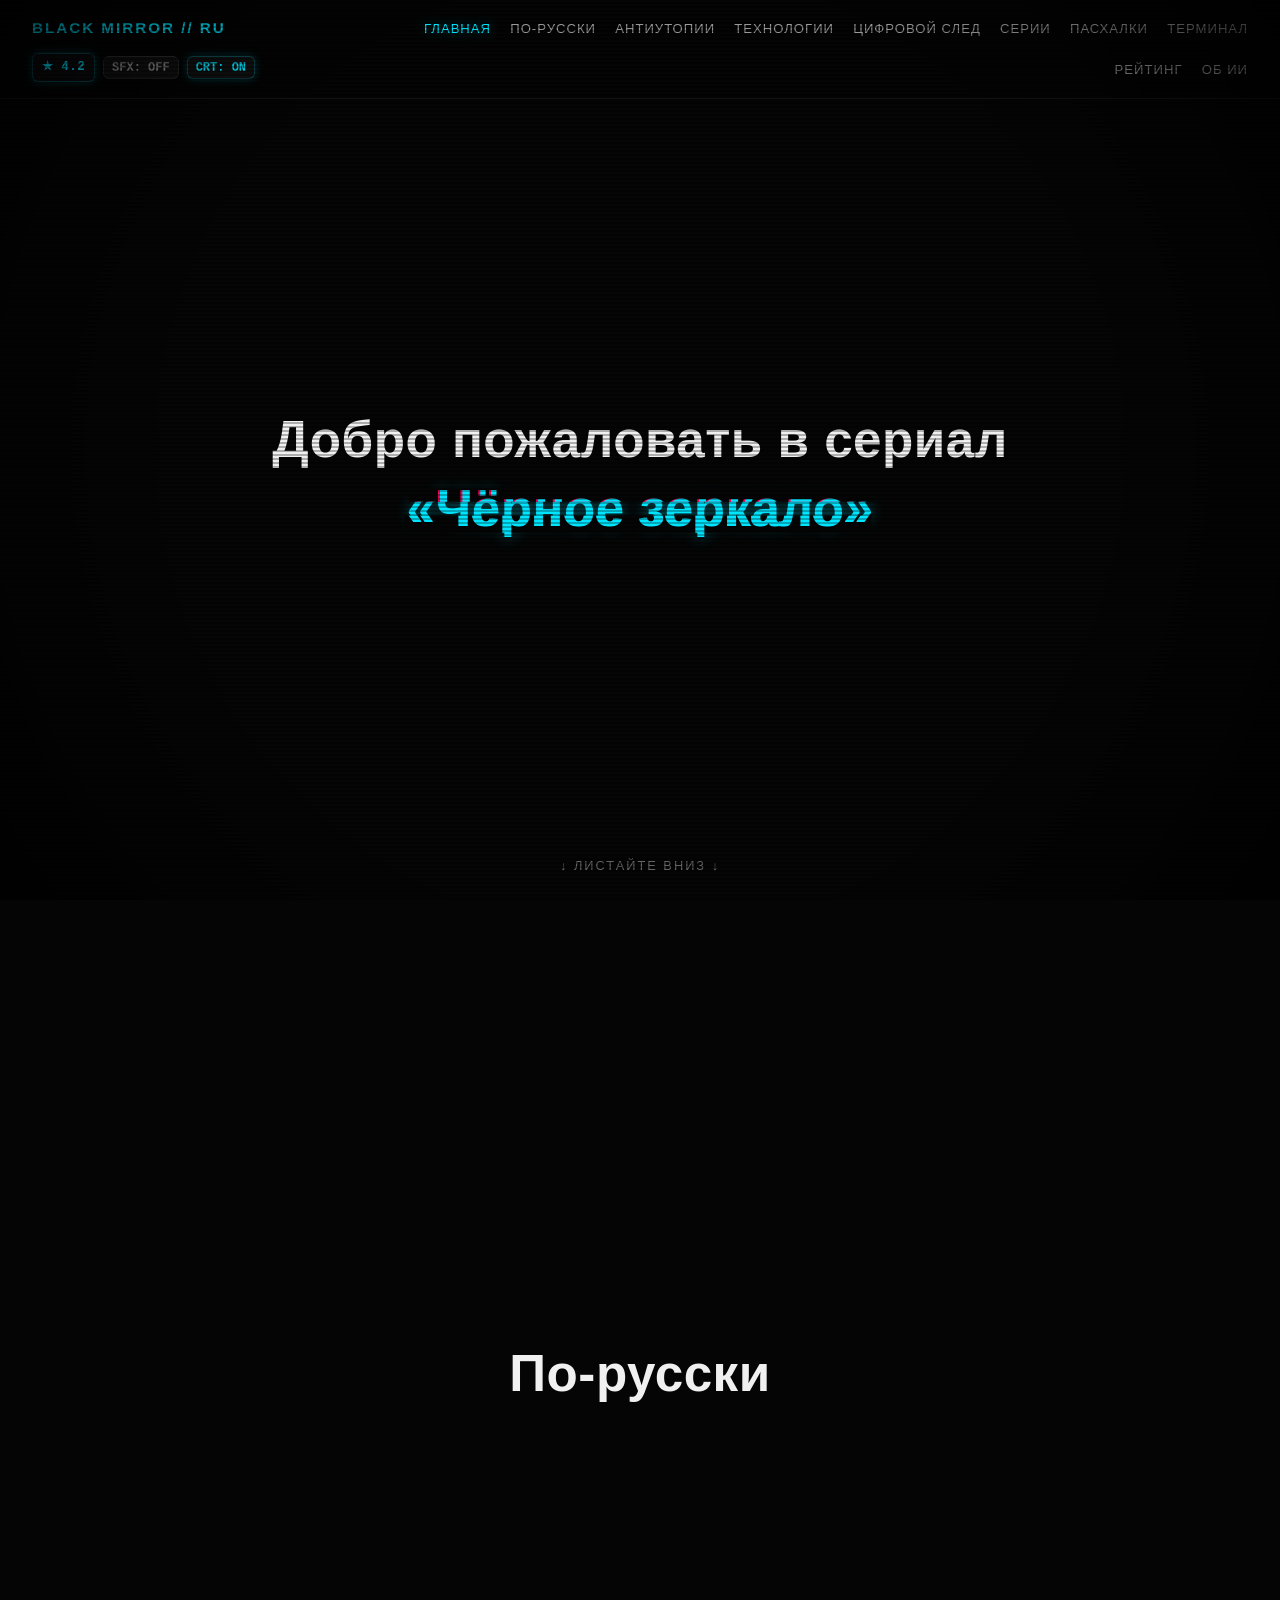
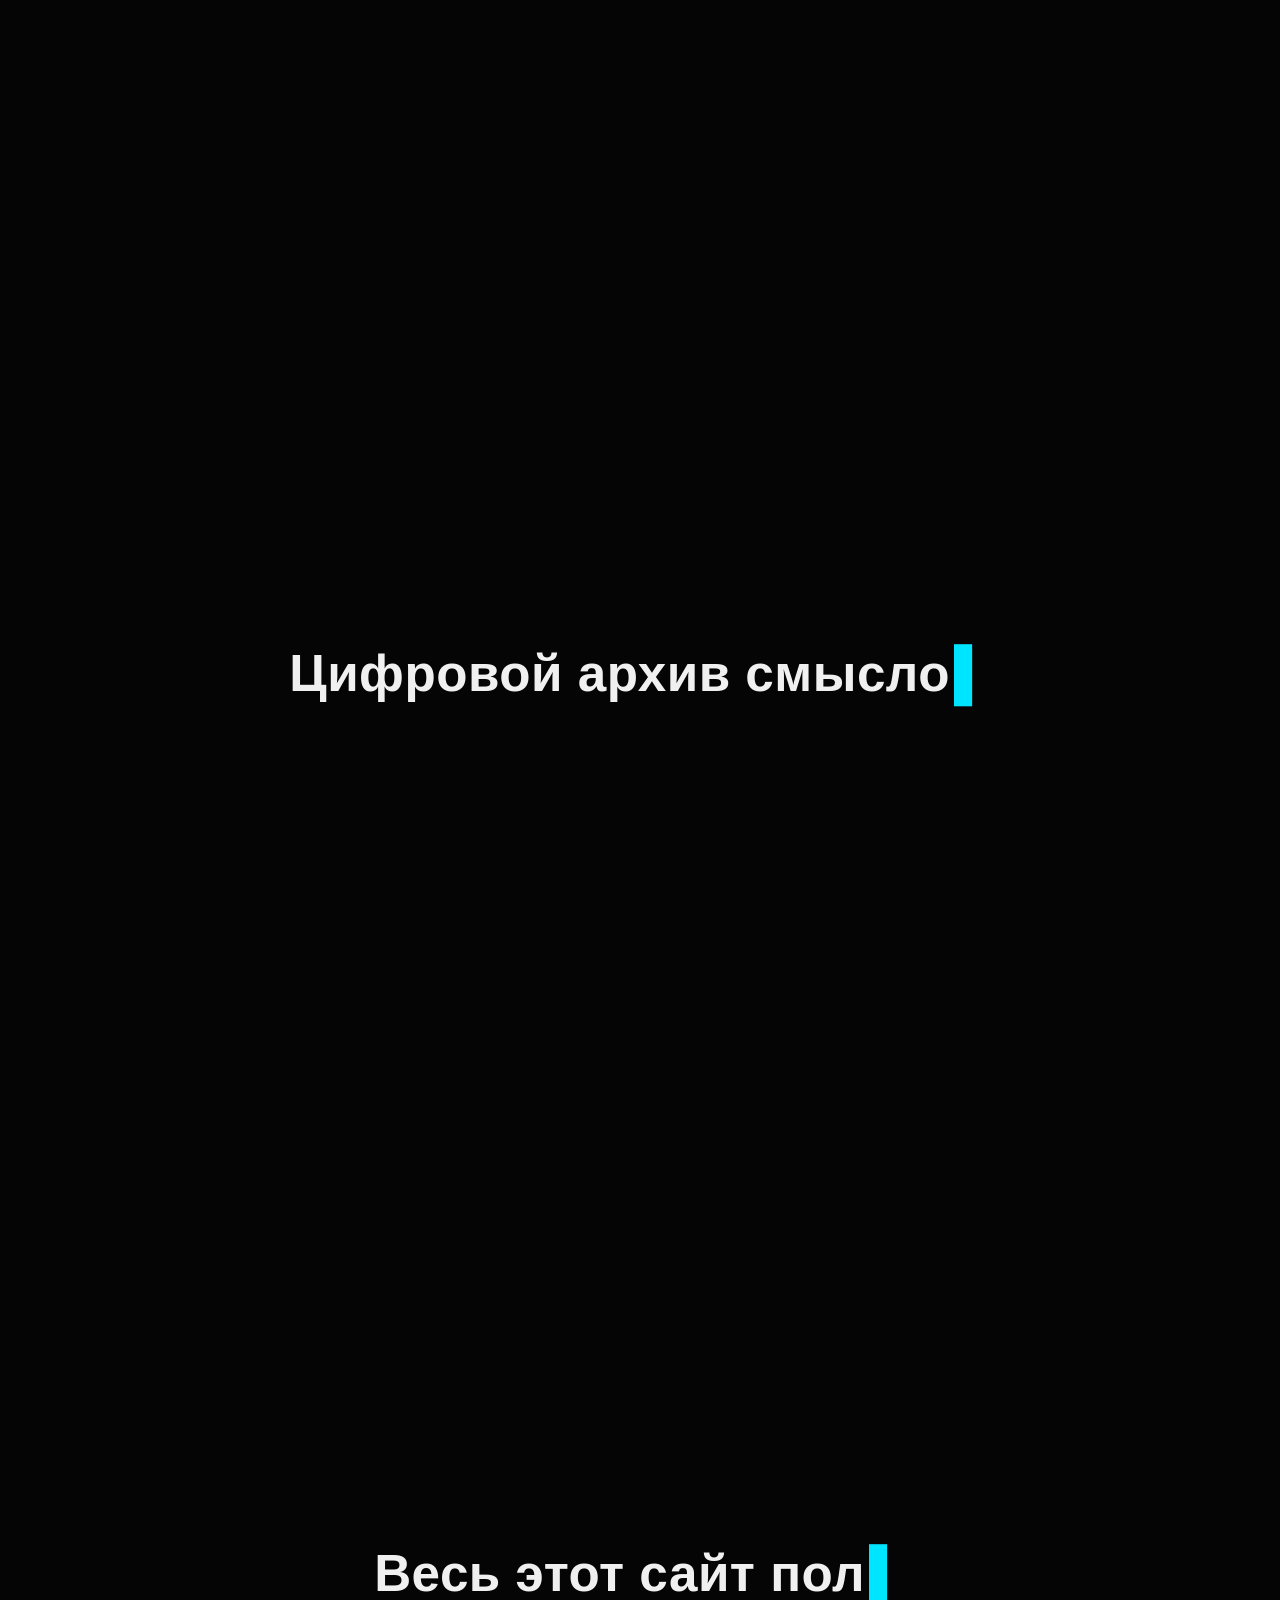
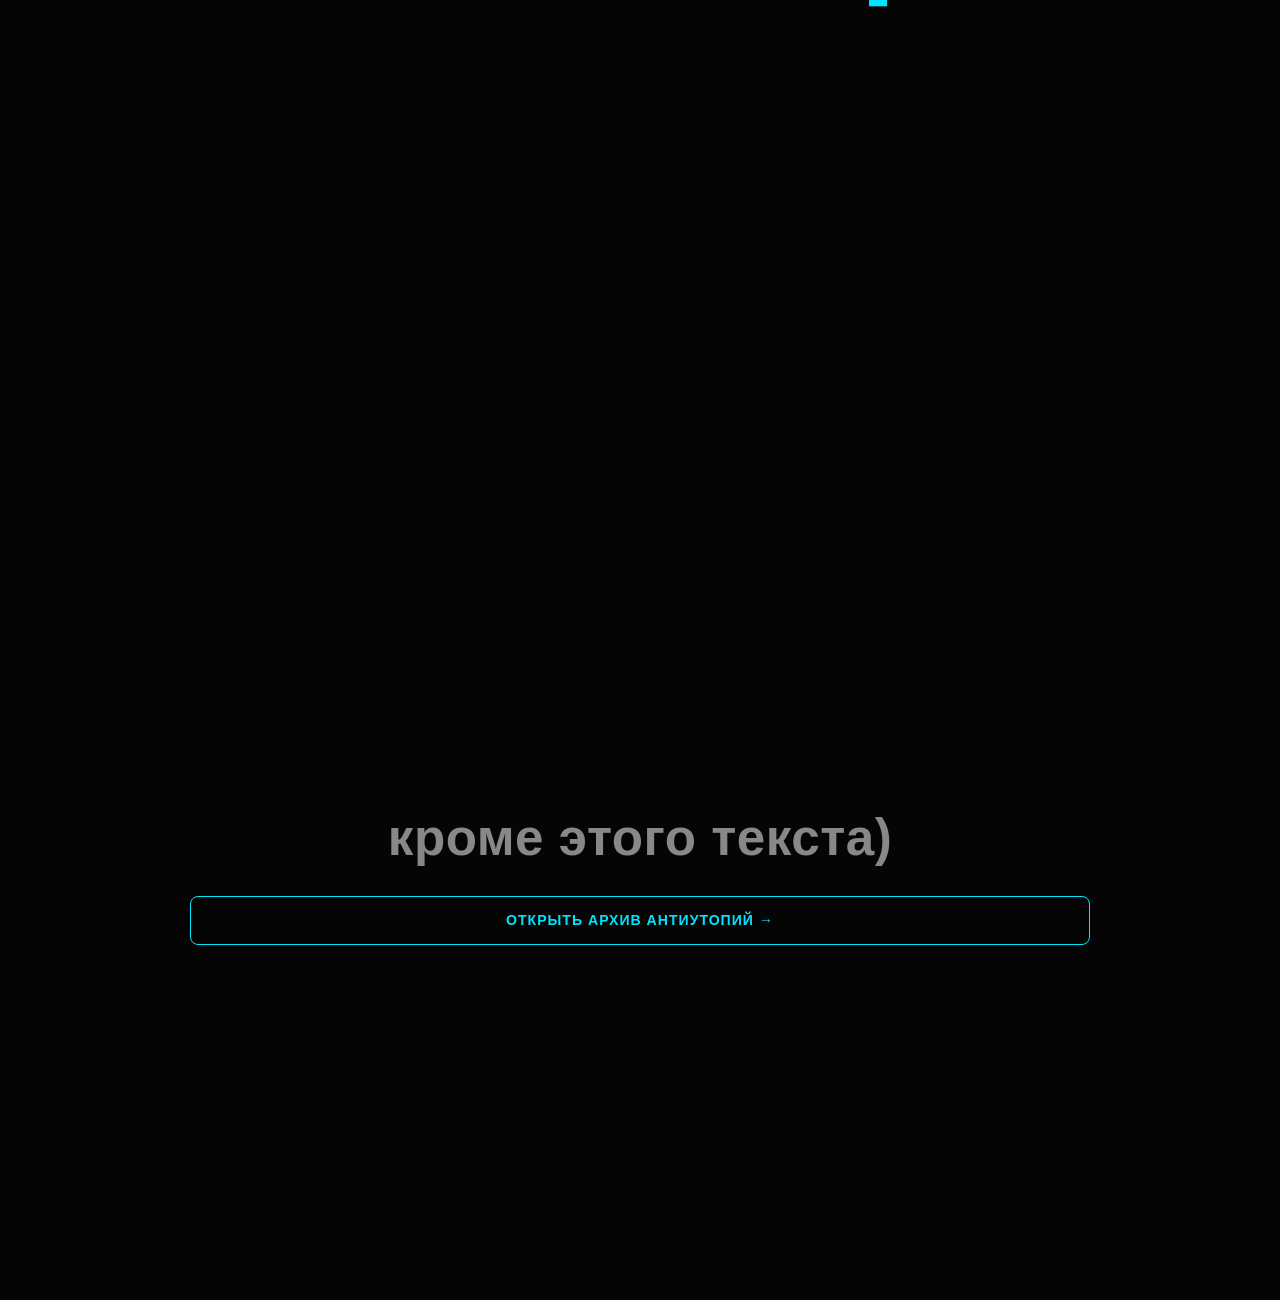
<file: index.html>
<!DOCTYPE html>
<html lang="ru">
<head>
    <meta charset="UTF-8">
    <meta name="viewport" content="width=device-width, initial-scale=1.0">
    <title>Чёрное зеркало — Главная</title>
    <link rel="stylesheet" href="style.css">
</head>
<body>

    <header id="navbar"></header>

    <section class="section">
        <div class="reveal">
            Добро пожаловать в сериал <br>
            <span class="glitch" data-text="«Чёрное зеркало»">«Чёрное зеркало»</span>
        </div>
        <div class="hint">↓ Листайте вниз ↓</div>
    </section>

    <section class="section">
        <div class="reveal">По-русски</div>
    </section>

    <section class="section">
        <div class="reveal" data-typewriter="Цифровой архив смыслов и антиутопий."></div>
    </section>

    <section class="section">
        <div class="reveal" data-typewriter="Весь этот сайт полностью написан с помощью ИИ..."></div>
    </section>

    <section class="section">
        <div class="reveal" style="color: #888;">кроме этого текста)</div>
        <a href="about.html" class="btn reveal">Открыть архив антиутопий →</a>
    </section>

    <script src="script.js"></script>
</body>
</html>
</file>
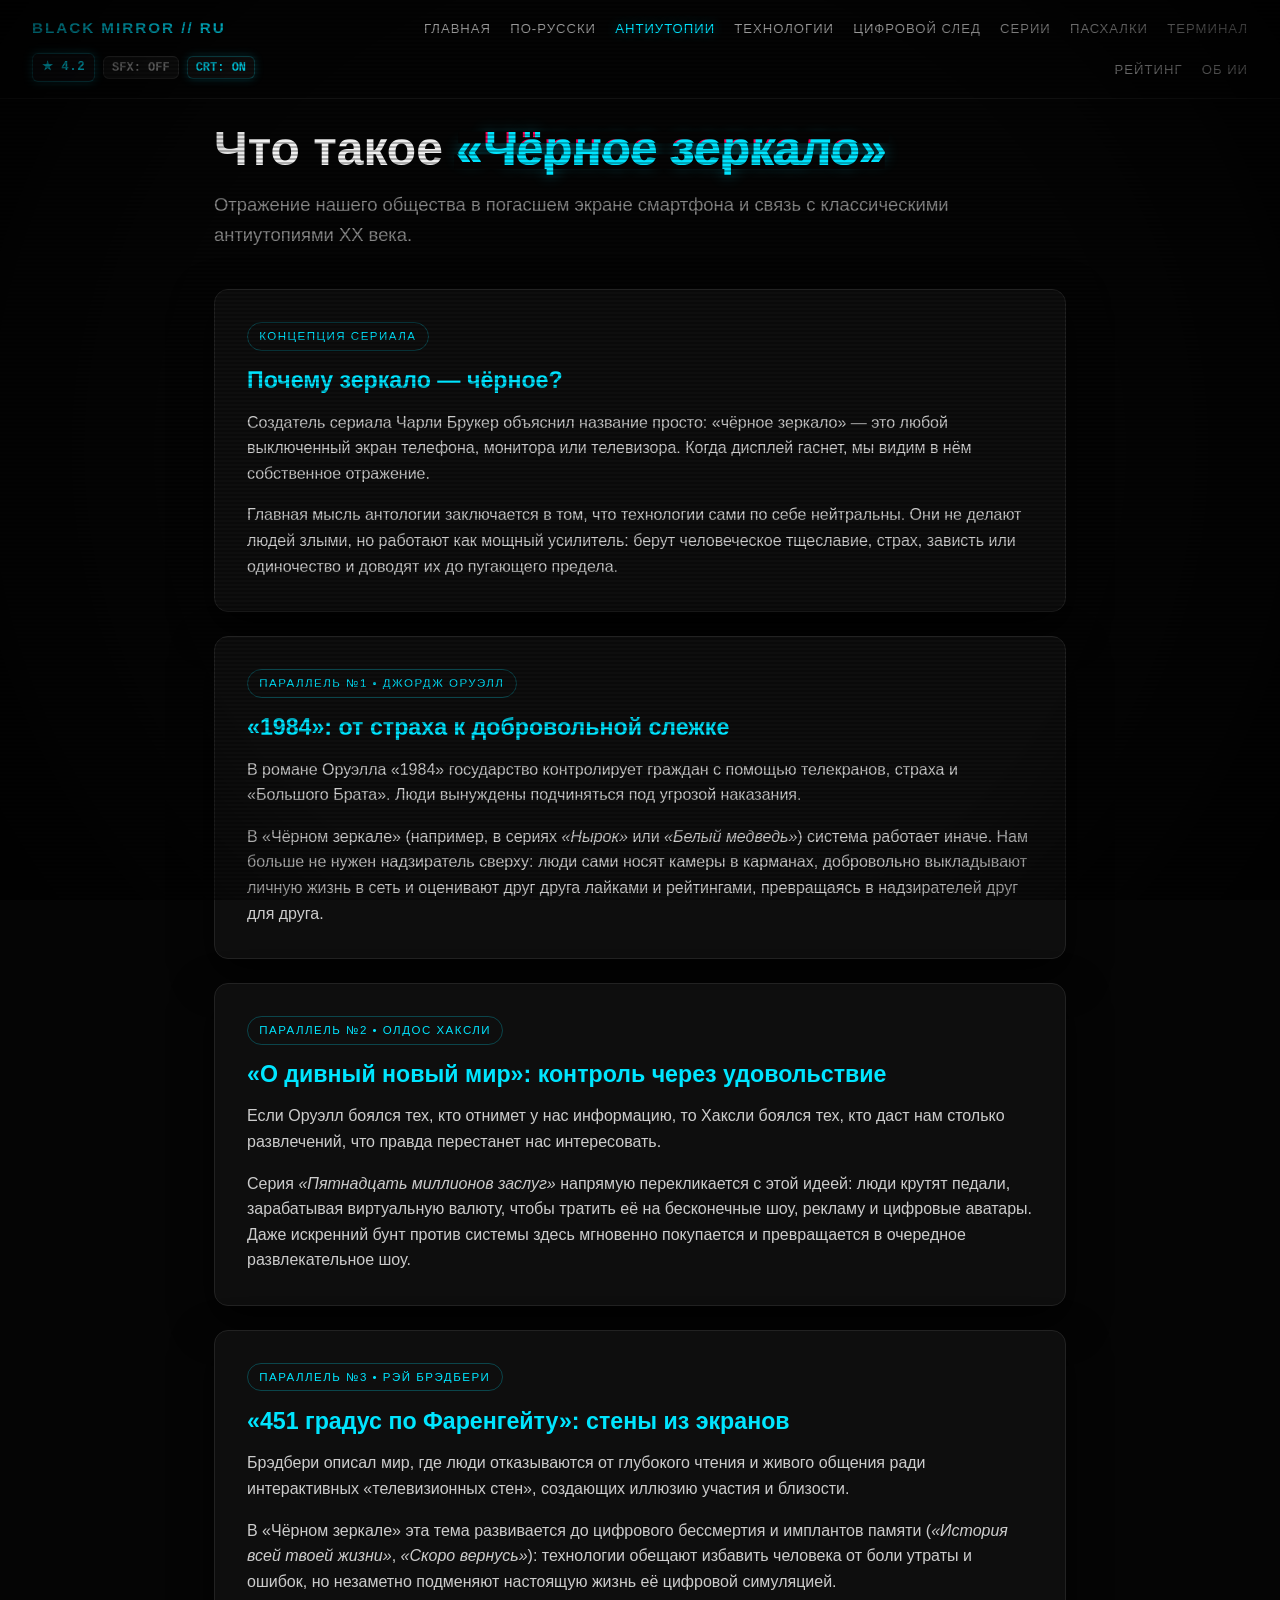
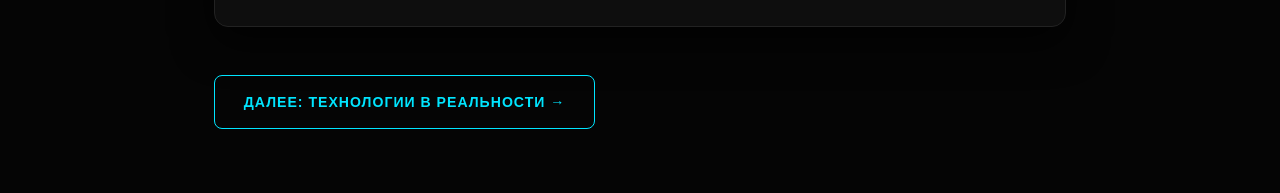
<file: about.html>
<!DOCTYPE html>
<html lang="ru">
<head>
    <meta charset="UTF-8">
    <meta name="viewport" content="width=device-width, initial-scale=1.0">
    <title>Антиутопии и «Чёрное зеркало»</title>
    <link rel="stylesheet" href="style.css">
</head>
<body>

    <header id="navbar"></header>

    <div class="container">
        <h1 class="page-title">Что такое <span class="glitch" data-text="«Чёрное зеркало»">«Чёрное зеркало»</span></h1>
        <p class="page-subtitle">Отражение нашего общества в погасшем экране смартфона и связь с классическими антиутопиями XX века.</p>

        <div class="card">
            <span class="tag">Концепция сериала</span>
            <h2>Почему зеркало — чёрное?</h2>
            <p>Создатель сериала Чарли Брукер объяснил название просто: «чёрное зеркало» — это любой выключенный экран телефона, монитора или телевизора. Когда дисплей гаснет, мы видим в нём собственное отражение.</p>
            <p>Главная мысль антологии заключается в том, что технологии сами по себе нейтральны. Они не делают людей злыми, но работают как мощный усилитель: берут человеческое тщеславие, страх, зависть или одиночество и доводят их до пугающего предела.</p>
        </div>

        <div class="card">
            <span class="tag">Параллель №1 • Джордж Оруэлл</span>
            <h2>«1984»: от страха к добровольной слежке</h2>
            <p>В романе Оруэлла «1984» государство контролирует граждан с помощью телекранов, страха и «Большого Брата». Люди вынуждены подчиняться под угрозой наказания.</p>
            <p>В «Чёрном зеркале» (например, в сериях <em>«Нырок»</em> или <em>«Белый медведь»</em>) система работает иначе. Нам больше не нужен надзиратель сверху: люди сами носят камеры в карманах, добровольно выкладывают личную жизнь в сеть и оценивают друг друга лайками и рейтингами, превращаясь в надзирателей друг для друга.</p>
        </div>

        <div class="card">
            <span class="tag">Параллель №2 • Олдос Хаксли</span>
            <h2>«О дивный новый мир»: контроль через удовольствие</h2>
            <p>Если Оруэлл боялся тех, кто отнимет у нас информацию, то Хаксли боялся тех, кто даст нам столько развлечений, что правда перестанет нас интересовать.</p>
            <p>Серия <em>«Пятнадцать миллионов заслуг»</em> напрямую перекликается с этой идеей: люди крутят педали, зарабатывая виртуальную валюту, чтобы тратить её на бесконечные шоу, рекламу и цифровые аватары. Даже искренний бунт против системы здесь мгновенно покупается и превращается в очередное развлекательное шоу.</p>
        </div>

        <div class="card">
            <span class="tag">Параллель №3 • Рэй Брэдбери</span>
            <h2>«451 градус по Фаренгейту»: стены из экранов</h2>
            <p>Брэдбери описал мир, где люди отказываются от глубокого чтения и живого общения ради интерактивных «телевизионных стен», создающих иллюзию участия и близости.</p>
            <p>В «Чёрном зеркале» эта тема развивается до цифрового бессмертия и имплантов памяти (<em>«История всей твоей жизни»</em>, <em>«Скоро вернусь»</em>): технологии обещают избавить человека от боли утраты и ошибок, но незаметно подменяют настоящую жизнь её цифровой симуляцией.</p>
        </div>

        <a href="tech.html" class="btn">Далее: Технологии в реальности →</a>
    </div>

    <script src="script.js"></script>
</body>
</html>
</file>
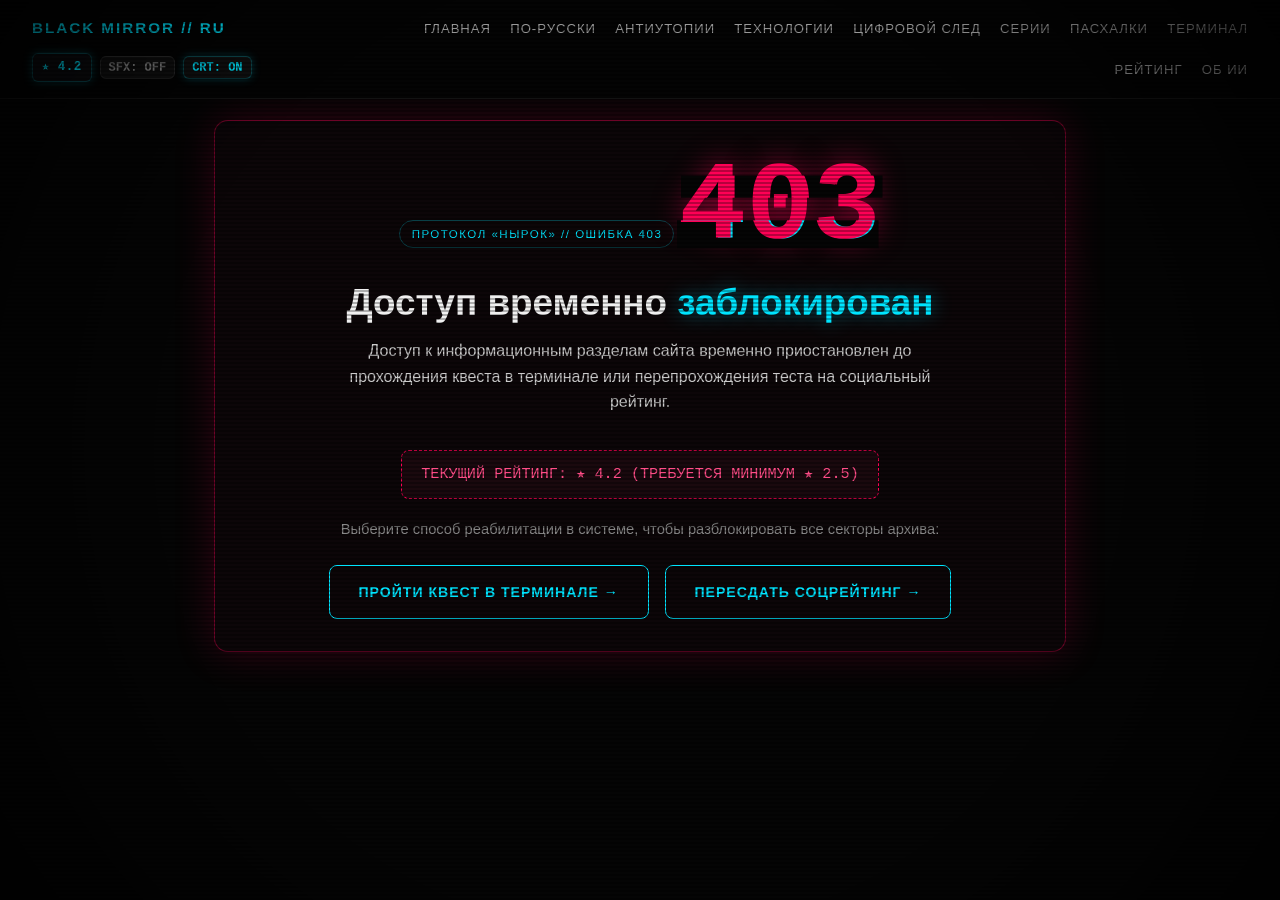
<file: access-denied.html>
<!DOCTYPE html>
<html lang="ru">
<head>
    <meta charset="UTF-8">
    <meta name="viewport" content="width=device-width, initial-scale=1.0">
    <title>403 // Доступ временно заблокирован</title>
    <link rel="stylesheet" href="style.css">
    <style>
        .denied-box {
            text-align: center;
            border: 1px solid #ff005566;
            background: #0c0608;
            box-shadow: 0 0 40px rgba(255, 0, 85, 0.2);
        }
        .error-code {
            font-family: "Courier New", monospace;
            font-size: clamp(4rem, 12vw, 7rem);
            font-weight: 900;
            color: #ff0055;
            text-shadow: 0 0 30px rgba(255, 0, 85, 0.6);
            line-height: 1;
            margin-bottom: 1rem;
        }
        .status-box {
            display: inline-block;
            background: #1a090e;
            border: 1px dashed #ff0055;
            color: #ff4d88;
            font-family: "Courier New", monospace;
            padding: 0.7rem 1.2rem;
            border-radius: 8px;
            margin: 1.2rem 0;
            font-size: 0.95rem;
        }
        .denied-actions {
            display: flex;
            gap: 1rem;
            justify-content: center;
            flex-wrap: wrap;
            margin-top: 1rem;
        }
        .denied-actions .btn {
            margin-top: 0.5rem;
        }
    </style>
</head>
<body>

    <header id="navbar"></header>

    <div class="container">
        <div class="card visible denied-box">
            <span class="tag">Протокол «Нырок» // Ошибка 403</span>
            <div class="error-code glitch" data-text="403">403</div>
            <h1 class="page-title" style="font-size: clamp(1.5rem, 4vw, 2.3rem);">Доступ временно <span class="highlight">заблокирован</span></h1>
            <p style="max-width: 620px; margin: 0 auto 1rem;">
                Доступ к информационным разделам сайта временно приостановлен до прохождения квеста в терминале или перепрохождения теста на социальный рейтинг.
            </p>
            <div class="status-box" id="denied-rating-info">
                ТЕКУЩИЙ РЕЙТИНГ: ★ 1.5 (ТРЕБУЕТСЯ МИНИМУМ ★ 2.5)
            </div>
            <p style="font-size: 0.92rem; color: #888;">
                Выберите способ реабилитации в системе, чтобы разблокировать все секторы архива:
            </p>
            <div class="denied-actions">
                <a href="terminal.html" class="btn">Пройти квест в терминале →</a>
                <a href="simulator.html" class="btn">Пересдать соцрейтинг →</a>
            </div>
        </div>
    </div>

    <script src="script.js"></script>
    <script>
        document.addEventListener("DOMContentLoaded", () => {
            if (window.bmSound) window.bmSound.playError();
            const r = window.getGlobalRating ? window.getGlobalRating() : 1.5;
            document.getElementById("denied-rating-info").textContent =
                `ТЕКУЩИЙ РЕЙТИНГ: ★ ${r.toFixed(1)} (ТРЕБУЕТСЯ МИНИМУМ ★ 2.5)`;
        });
    </script>
</body>
</html>
</file>
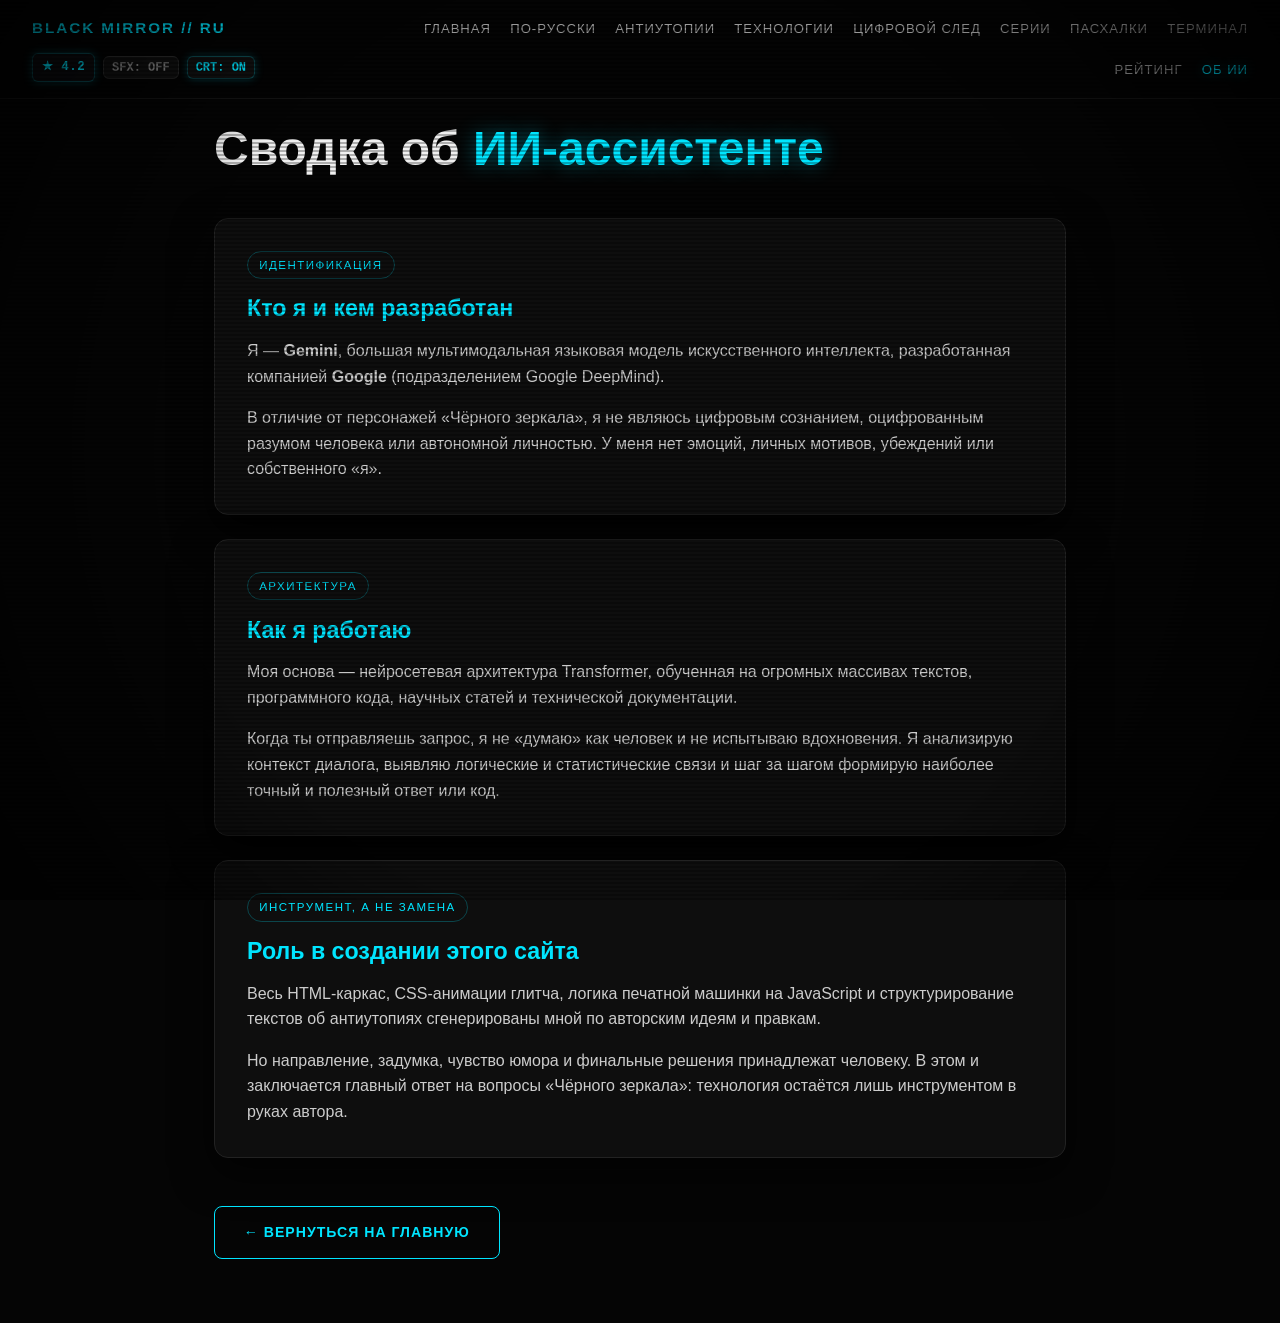
<file: ai.html>
<!DOCTYPE html>
<html lang="ru">
<head>
    <meta charset="UTF-8">
    <meta name="viewport" content="width=device-width, initial-scale=1.0">
    <title>Сводка об ИИ-ассистенте</title>
    <link rel="stylesheet" href="style.css">
</head>
<body>

    <header id="navbar"></header>

    <div class="container">
        <h1 class="page-title">Сводка об <span class="highlight">ИИ-ассистенте</span></h1>
        <p class="page-subtitle" data-typewriter="Техническое досье на модель, сгенерировавшую этот проект."></p>

        <div class="card">
            <span class="tag">Идентификация</span>
            <h2>Кто я и кем разработан</h2>
            <p>Я — <strong>Gemini</strong>, большая мультимодальная языковая модель искусственного интеллекта, разработанная компанией <strong>Google</strong> (подразделением Google DeepMind).</p>
            <p>В отличие от персонажей «Чёрного зеркала», я не являюсь цифровым сознанием, оцифрованным разумом человека или автономной личностью. У меня нет эмоций, личных мотивов, убеждений или собственного «я».</p>
        </div>

        <div class="card">
            <span class="tag">Архитектура</span>
            <h2>Как я работаю</h2>
            <p>Моя основа — нейросетевая архитектура Transformer, обученная на огромных массивах текстов, программного кода, научных статей и технической документации.</p>
            <p>Когда ты отправляешь запрос, я не «думаю» как человек и не испытываю вдохновения. Я анализирую контекст диалога, выявляю логические и статистические связи и шаг за шагом формирую наиболее точный и полезный ответ или код.</p>
        </div>

        <div class="card">
            <span class="tag">Инструмент, а не замена</span>
            <h2>Роль в создании этого сайта</h2>
            <p>Весь HTML-каркас, CSS-анимации глитча, логика печатной машинки на JavaScript и структурирование текстов об антиутопиях сгенерированы мной по авторским идеям и правкам.</p>
            <p>Но направление, задумка, чувство юмора и финальные решения принадлежат человеку. В этом и заключается главный ответ на вопросы «Чёрного зеркала»: технология остаётся лишь инструментом в руках автора.</p>
        </div>

        <a href="index.html" class="btn">← Вернуться на главную</a>
    </div>

    <script src="script.js"></script>
</body>
</html>
</file>
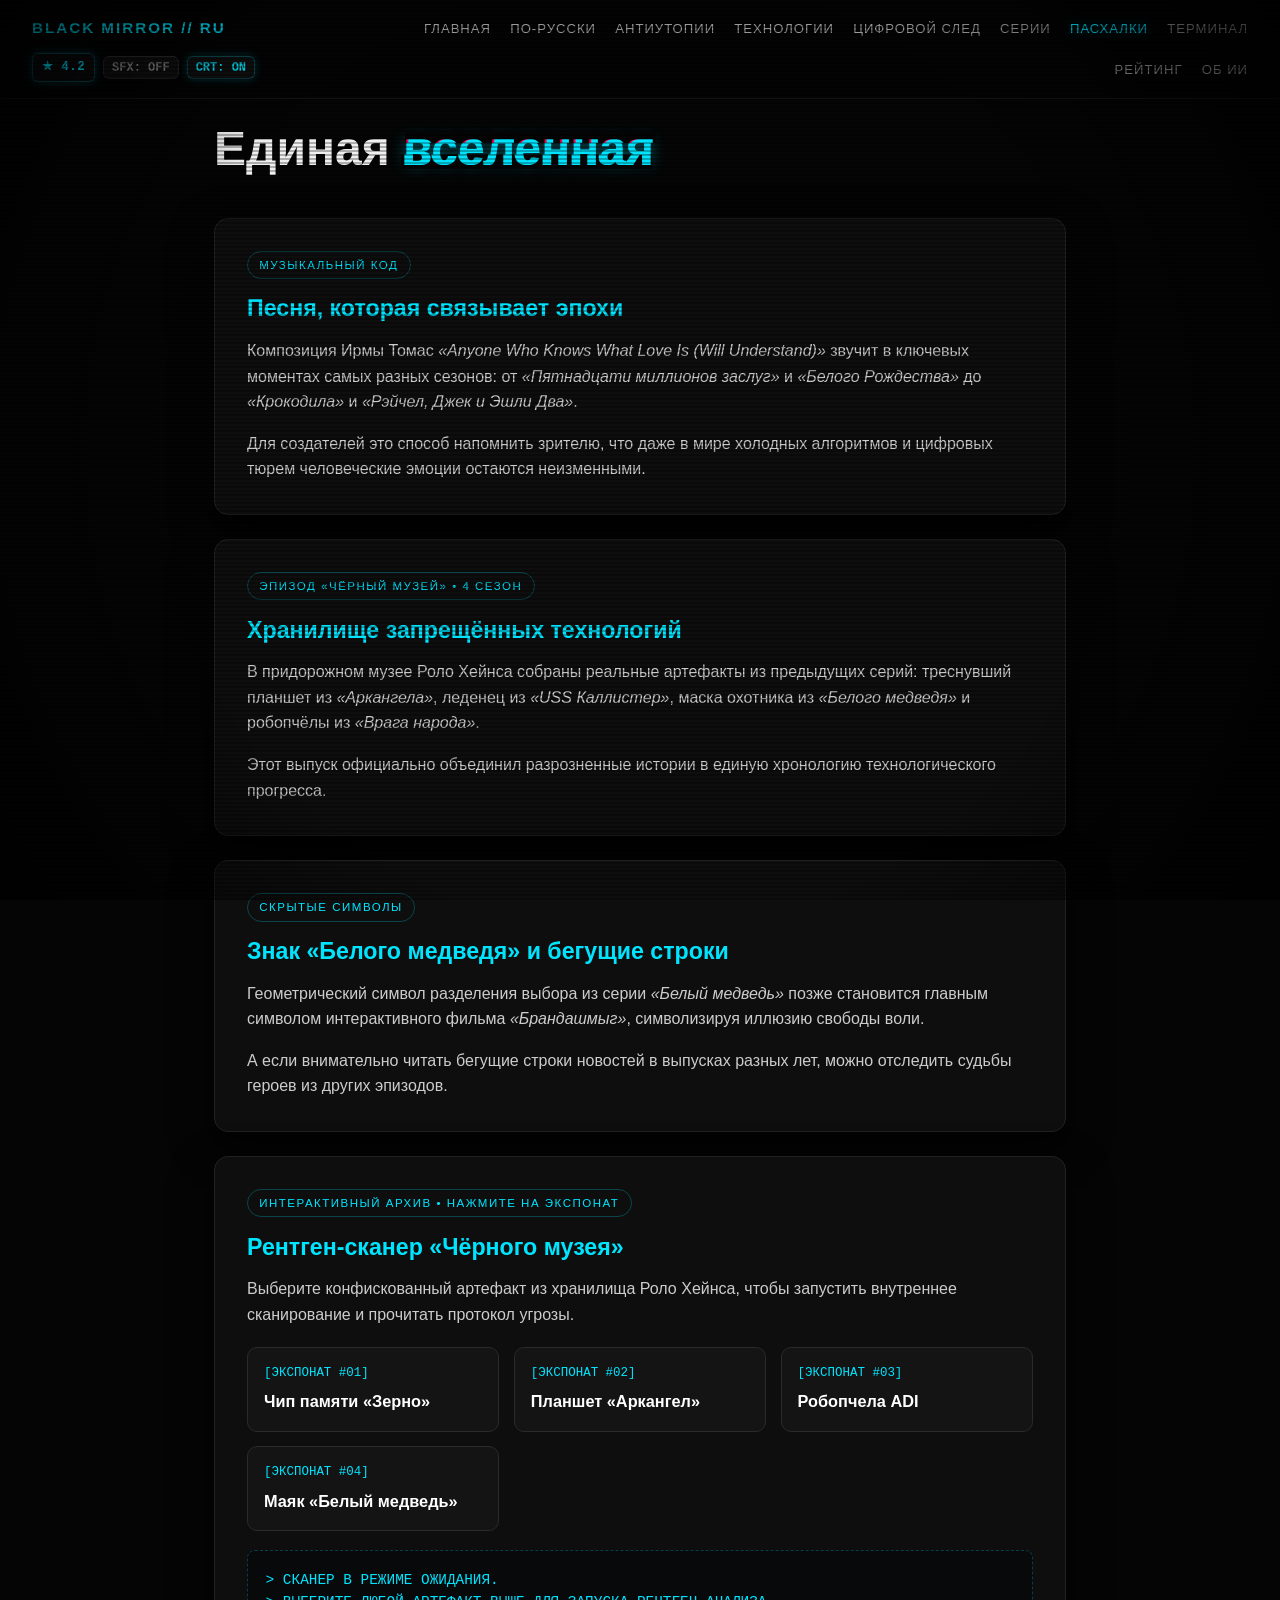
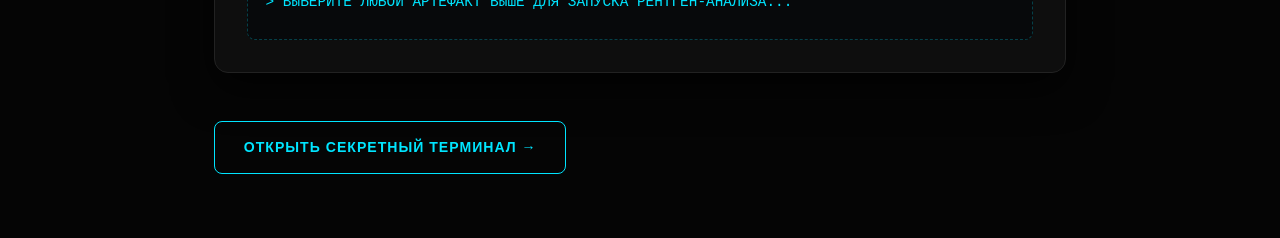
<file: easter-eggs.html>
<!DOCTYPE html>
<html lang="ru">
<head>
    <meta charset="UTF-8">
    <meta name="viewport" content="width=device-width, initial-scale=1.0">
    <title>Единая вселенная и пасхалки</title>
    <link rel="stylesheet" href="style.css">
    <style>
        .museum-grid {
            display: grid;
            grid-template-columns: repeat(auto-fit, minmax(210px, 1fr));
            gap: 0.9rem;
            margin-top: 1.2rem;
        }
        .museum-item {
            background: #141414;
            border: 1px solid #2a2a2a;
            border-radius: 10px;
            padding: 1rem;
            cursor: pointer;
            transition: all 0.25s ease;
        }
        .museum-item:hover {
            border-color: var(--accent-dim);
            background: #181c20;
            transform: translateY(-2px);
        }
        .museum-item.active {
            border-color: var(--accent);
            background: #191f24;
            box-shadow: 0 0 15px var(--accent-dim);
        }
        .museum-code {
            color: var(--accent);
            font-family: "Courier New", monospace;
            font-size: 0.78rem;
        }
        .museum-title {
            display: block;
            color: #fff;
            margin-top: 0.3rem;
            font-size: 1.02rem;
        }
        .museum-scanner-out {
            margin-top: 1.2rem;
            padding: 1.1rem;
            background: #07090b;
            border: 1px dashed var(--accent-dim);
            border-radius: 8px;
            font-family: "Courier New", monospace;
            font-size: 0.9rem;
            color: var(--accent);
            min-height: 90px;
            line-height: 1.55;
        }
    </style>
</head>
<body>

    <header id="navbar"></header>

    <div class="container">
        <h1 class="page-title">Единая <span class="glitch" data-text="вселенная">вселенная</span></h1>
        <p class="page-subtitle" data-typewriter="Скрытые детали, доказывающие, что события всех серий происходят в одном мире."></p>

        <div class="card">
            <span class="tag">Музыкальный код</span>
            <h2>Песня, которая связывает эпохи</h2>
            <p>Композиция Ирмы Томас <em>«Anyone Who Knows What Love Is (Will Understand)»</em> звучит в ключевых моментах самых разных сезонов: от <em>«Пятнадцати миллионов заслуг»</em> и <em>«Белого Рождества»</em> до <em>«Крокодила»</em> и <em>«Рэйчел, Джек и Эшли Два»</em>.</p>
            <p>Для создателей это способ напомнить зрителю, что даже в мире холодных алгоритмов и цифровых тюрем человеческие эмоции остаются неизменными.</p>
        </div>

        <div class="card">
            <span class="tag">Эпизод «Чёрный музей» • 4 сезон</span>
            <h2>Хранилище запрещённых технологий</h2>
            <p>В придорожном музее Роло Хейнса собраны реальные артефакты из предыдущих серий: треснувший планшет из <em>«Аркангела»</em>, леденец из <em>«USS Каллистер»</em>, маска охотника из <em>«Белого медведя»</em> и робопчёлы из <em>«Врага народа»</em>.</p>
            <p>Этот выпуск официально объединил разрозненные истории в единую хронологию технологического прогресса.</p>
        </div>

        <div class="card">
            <span class="tag">Скрытые символы</span>
            <h2>Знак «Белого медведя» и бегущие строки</h2>
            <p>Геометрический символ разделения выбора из серии <em>«Белый медведь»</em> позже становится главным символом интерактивного фильма <em>«Брандашмыг»</em>, символизируя иллюзию свободы воли.</p>
            <p>А если внимательно читать бегущие строки новостей в выпусках разных лет, можно отследить судьбы героев из других эпизодов.</p>
        </div>

        <div class="card">
            <span class="tag">Интерактивный архив • Нажмите на экспонат</span>
            <h2>Рентген-сканер «Чёрного музея»</h2>
            <p>Выберите конфискованный артефакт из хранилища Роло Хейнса, чтобы запустить внутреннее сканирование и прочитать протокол угрозы.</p>

            <div class="museum-grid" id="museum-grid">
                <div class="museum-item" data-code="OBJ-01 // ЗЕРНО" data-threat="ВЫСОКИЙ" data-info="Миниатюрный имплант за ухом (эпизод «История всей твоей жизни»). Непрерывно записывает аудиовизуальный поток через зрительный нерв без возможности полного удаления из облачного бэкапа.">
                    <div class="museum-code">[ЭКСПОНАТ #01]</div>
                    <strong class="museum-title">Чип памяти «Зерно»</strong>
                </div>

                <div class="museum-item" data-code="OBJ-02 // АРКАНГЕЛ" data-threat="КРИТИЧЕСКИЙ" data-info="Система родительского нейроконтроля (эпизод «Аркангел»). Транслирует видеопоток из глаз носителя на планшет и накладывает пиксельный фильтр на любые источники стресса.">
                    <div class="museum-code">[ЭКСПОНАТ #02]</div>
                    <strong class="museum-title">Планшет «Аркангел»</strong>
                </div>

                <div class="museum-item" data-code="OBJ-03 // ДРОН ADI" data-threat="ЭКСТРЕМАЛЬНЫЙ" data-info="Автономная робопчела-опылитель (эпизод «Враг народа»). Перепрограммирована для поиска целей по биометрии лица и ликвидации по хэштегам в социальных сетях.">
                    <div class="museum-code">[ЭКСПОНАТ #03]</div>
                    <strong class="museum-title">Робопчела ADI</strong>
                </div>

                <div class="museum-item" data-code="OBJ-04 // ПЕРЕДАТЧИК" data-threat="СИСТЕМНЫЙ" data-info="Ретранслятор сигнала «Белый медведь». Подавляет волю наблюдателей через мобильные экраны и ежедневно стирает память объекта после завершения цикла наказания.">
                    <div class="museum-code">[ЭКСПОНАТ #04]</div>
                    <strong class="museum-title">Маяк «Белый медведь»</strong>
                </div>
            </div>

            <div class="museum-scanner-out" id="museum-scanner-out">
                &gt; СКАНЕР В РЕЖИМЕ ОЖИДАНИЯ.<br>
                &gt; ВЫБЕРИТЕ ЛЮБОЙ АРТЕФАКТ ВЫШЕ ДЛЯ ЗАПУСКА РЕНТГЕН-АНАЛИЗА...
            </div>
        </div>

        <a href="terminal.html" class="btn">Открыть секретный терминал →</a>
    </div>

    <script src="script.js"></script>
    <script>
        document.querySelectorAll('.museum-item').forEach(item => {
            item.addEventListener('click', () => {
                if (window.bmSound) window.bmSound.playType();
                document.querySelectorAll('.museum-item').forEach(el => el.classList.remove('active'));
                item.classList.add('active');

                const code = item.getAttribute('data-code');
                const threat = item.getAttribute('data-threat');
                const info = item.getAttribute('data-info');

                document.getElementById('museum-scanner-out').innerHTML =
                    `&gt; ИДЕНТИФИКАЦИЯ: <strong>${code}</strong> // УРОВЕНЬ УГРОЗЫ: <strong>${threat}</strong><br>` +
                    `&gt; ДОСЬЕ: ${info}`;
            });
        });
    </script>
</body>
</html>
</file>
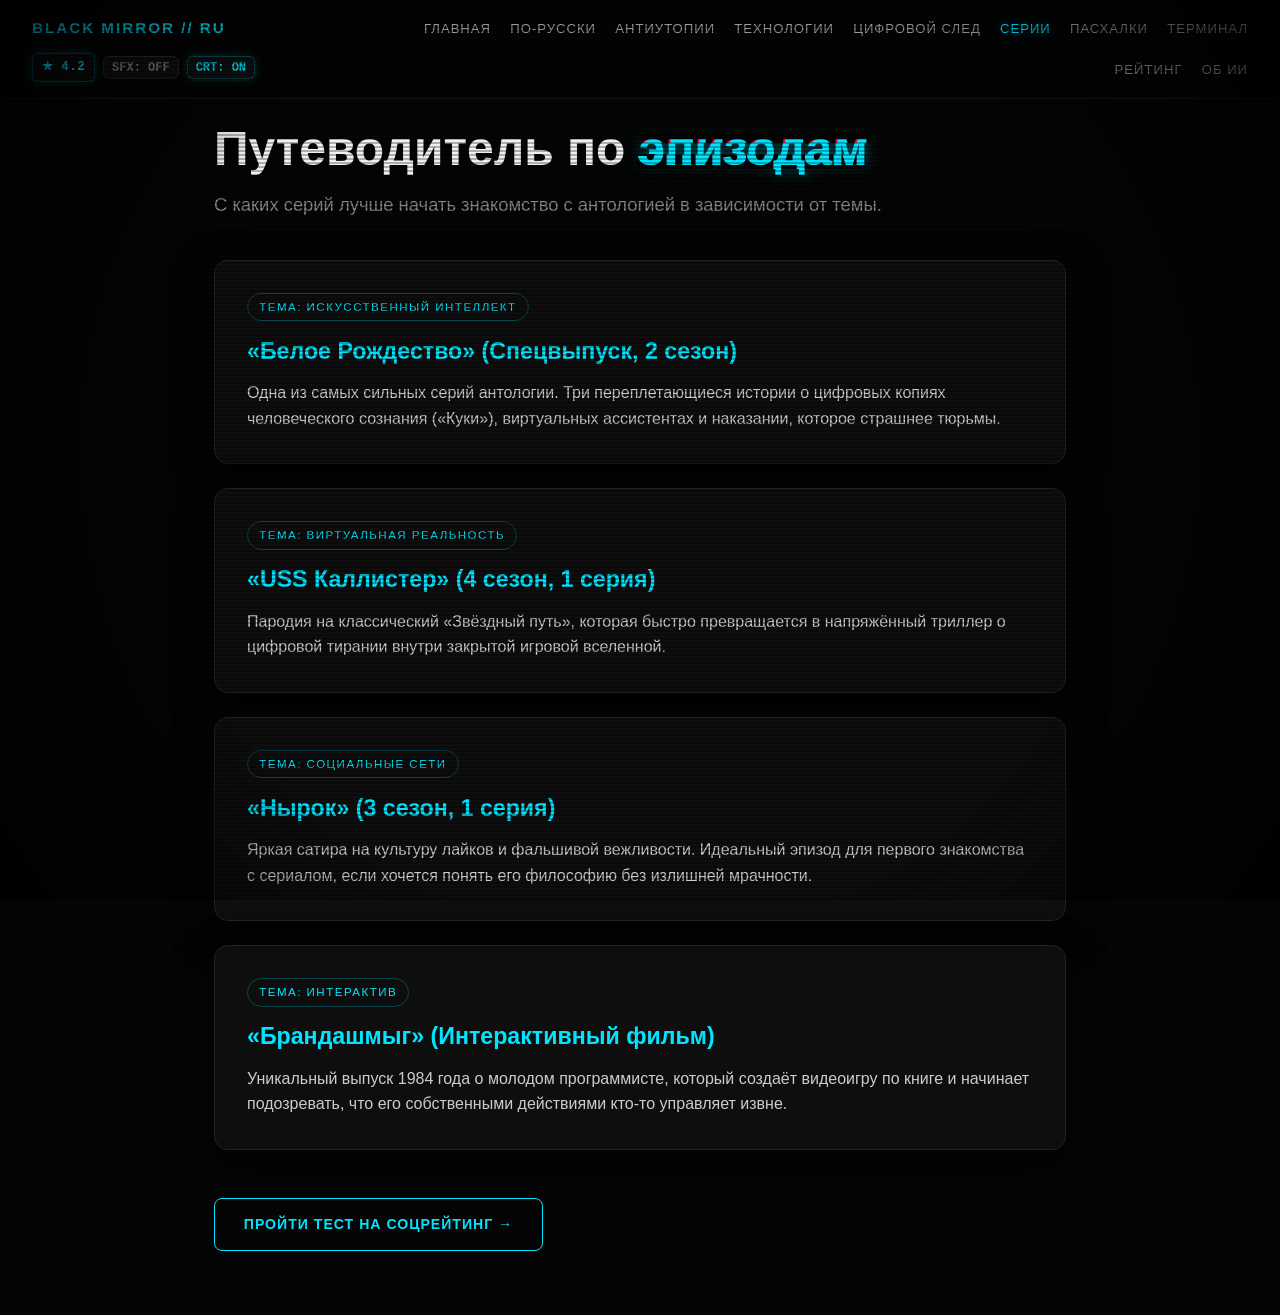
<file: episodes.html>
<!DOCTYPE html>
<html lang="ru">
<head>
    <meta charset="UTF-8">
    <meta name="viewport" content="width=device-width, initial-scale=1.0">
    <title>Путеводитель по сериям</title>
    <link rel="stylesheet" href="style.css">
</head>
<body>

    <header id="navbar"></header>

    <div class="container">
        <h1 class="page-title">Путеводитель по <span class="glitch" data-text="эпизодам">эпизодам</span></h1>
        <p class="page-subtitle">С каких серий лучше начать знакомство с антологией в зависимости от темы.</p>

        <div class="card">
            <span class="tag">Тема: Искусственный интеллект</span>
            <h2>«Белое Рождество» (Спецвыпуск, 2 сезон)</h2>
            <p>Одна из самых сильных серий антологии. Три переплетающиеся истории о цифровых копиях человеческого сознания («Куки»), виртуальных ассистентах и наказании, которое страшнее тюрьмы.</p>
        </div>

        <div class="card">
            <span class="tag">Тема: Виртуальная реальность</span>
            <h2>«USS Каллистер» (4 сезон, 1 серия)</h2>
            <p>Пародия на классический «Звёздный путь», которая быстро превращается в напряжённый триллер о цифровой тирании внутри закрытой игровой вселенной.</p>
        </div>

        <div class="card">
            <span class="tag">Тема: Социальные сети</span>
            <h2>«Нырок» (3 сезон, 1 серия)</h2>
            <p>Яркая сатира на культуру лайков и фальшивой вежливости. Идеальный эпизод для первого знакомства с сериалом, если хочется понять его философию без излишней мрачности.</p>
        </div>

        <div class="card">
            <span class="tag">Тема: Интерактив</span>
            <h2>«Брандашмыг» (Интерактивный фильм)</h2>
            <p>Уникальный выпуск 1984 года о молодом программисте, который создаёт видеоигру по книге и начинает подозревать, что его собственными действиями кто-то управляет извне.</p>
        </div>

        <a href="simulator.html" class="btn">Пройти тест на соцрейтинг →</a>
    </div>

    <script src="script.js"></script>
</body>
</html>
</file>
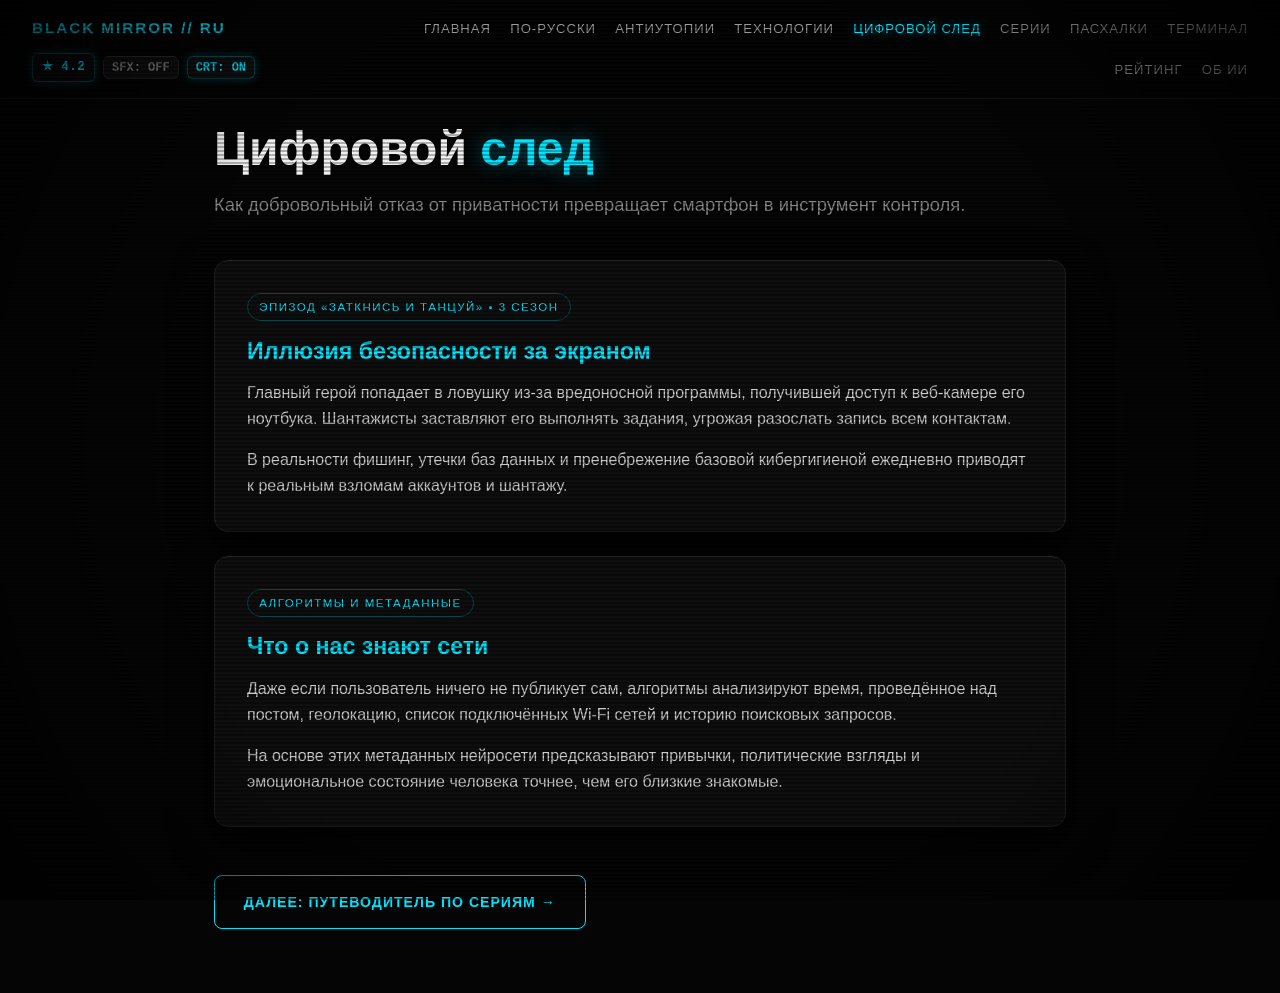
<file: privacy.html>
<!DOCTYPE html>
<html lang="ru">
<head>
    <meta charset="UTF-8">
    <meta name="viewport" content="width=device-width, initial-scale=1.0">
    <title>Цифровой след и слежка</title>
    <link rel="stylesheet" href="style.css">
</head>
<body>

    <header id="navbar"></header>

    <div class="container">
        <h1 class="page-title">Цифровой <span class="highlight">след</span></h1>
        <p class="page-subtitle">Как добровольный отказ от приватности превращает смартфон в инструмент контроля.</p>

        <div class="card">
            <span class="tag">Эпизод «Заткнись и танцуй» • 3 сезон</span>
            <h2>Иллюзия безопасности за экраном</h2>
            <p>Главный герой попадает в ловушку из-за вредоносной программы, получившей доступ к веб-камере его ноутбука. Шантажисты заставляют его выполнять задания, угрожая разослать запись всем контактам.</p>
            <p>В реальности фишинг, утечки баз данных и пренебрежение базовой кибергигиеной ежедневно приводят к реальным взломам аккаунтов и шантажу.</p>
        </div>

        <div class="card">
            <span class="tag">Алгоритмы и метаданные</span>
            <h2>Что о нас знают сети</h2>
            <p>Даже если пользователь ничего не публикует сам, алгоритмы анализируют время, проведённое над постом, геолокацию, список подключённых Wi-Fi сетей и историю поисковых запросов.</p>
            <p>На основе этих метаданных нейросети предсказывают привычки, политические взгляды и эмоциональное состояние человека точнее, чем его близкие знакомые.</p>
        </div>

        <a href="episodes.html" class="btn">Далее: Путеводитель по сериям →</a>
    </div>

    <script src="script.js"></script>
</body>
</html>
</file>
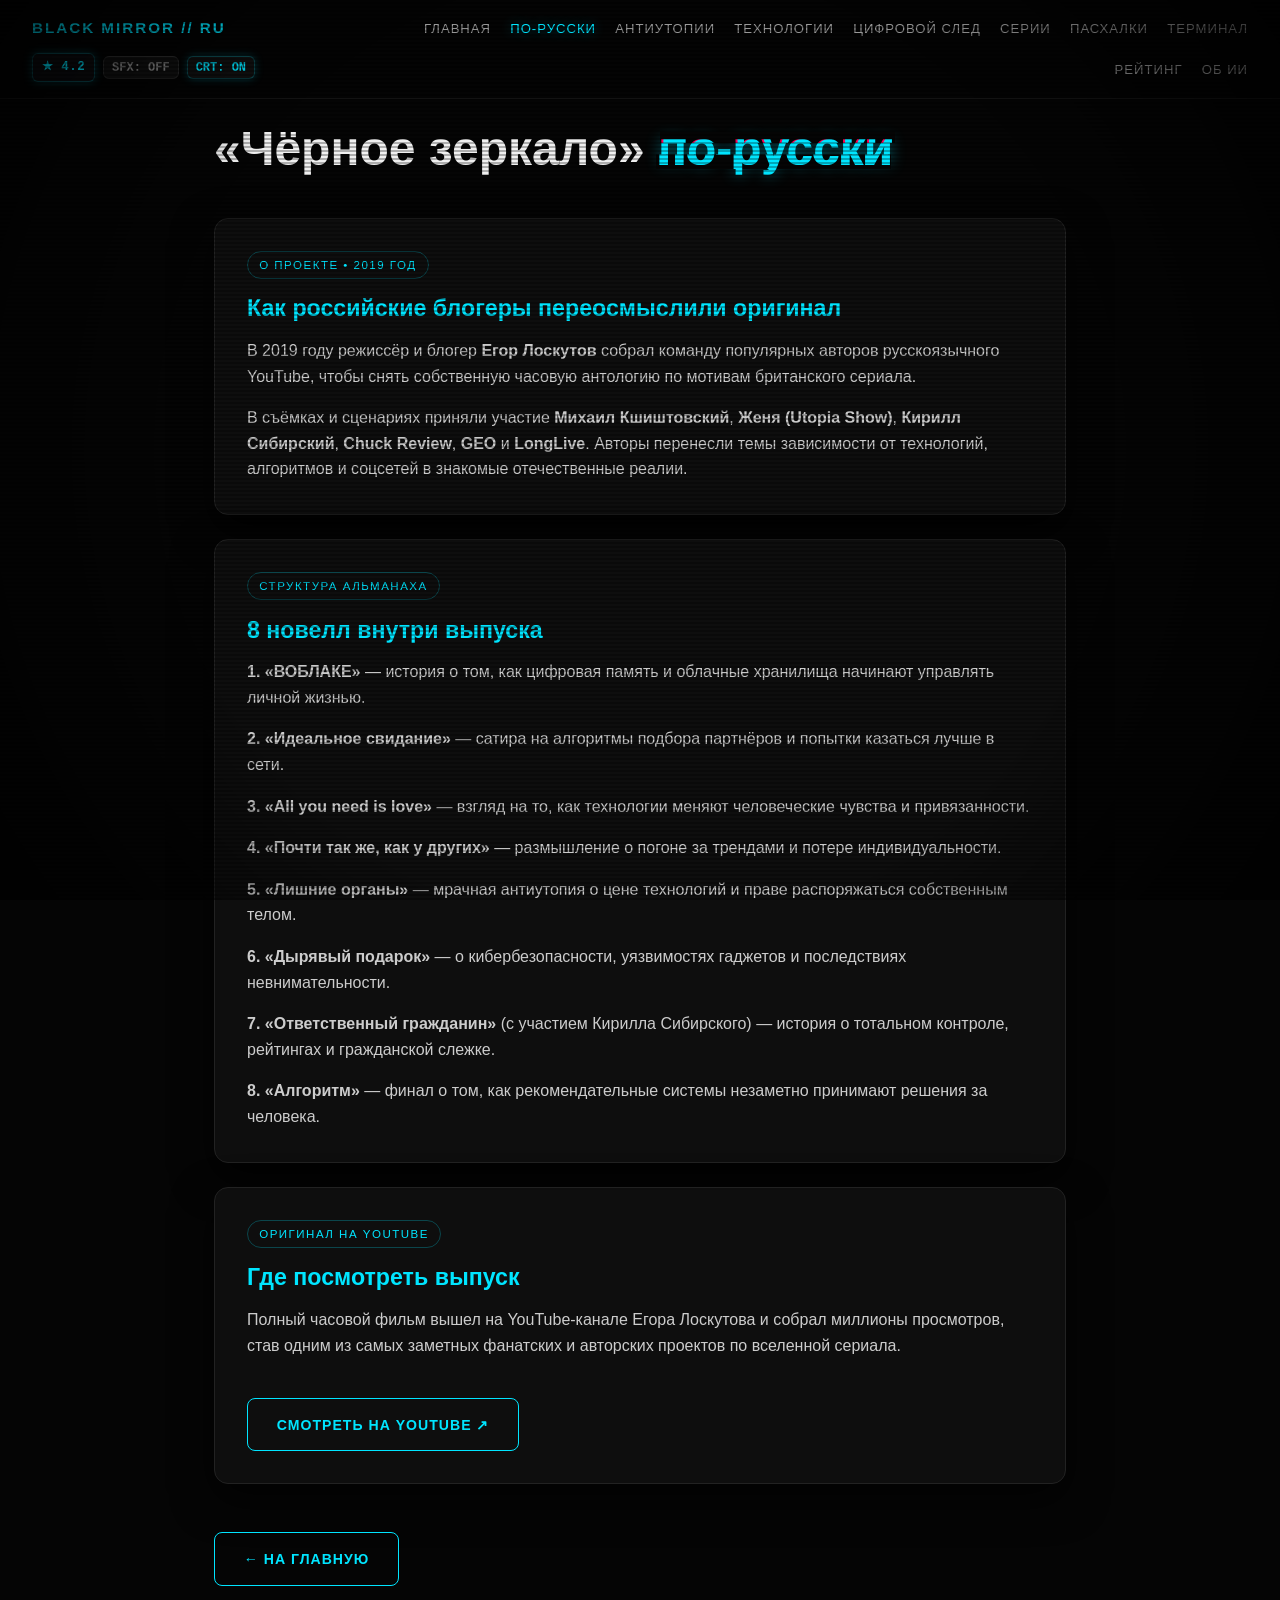
<file: russian-project.html>
<!DOCTYPE html>
<html lang="ru">
<head>
    <meta charset="UTF-8">
    <meta name="viewport" content="width=device-width, initial-scale=1.0">
    <title>«Чёрное зеркало» по-русски — Проект блогеров</title>
    <link rel="stylesheet" href="style.css">
</head>
<body>

    <header id="navbar"></header>

    <div class="container">
        <h1 class="page-title">«Чёрное зеркало» <span class="glitch" data-text="по-русски">по-русски</span></h1>
        <p class="page-subtitle" data-typewriter="Культовый YouTube-альманах от Егора Лоскутова, Михаила Кшиштовского, Utopia Show и других авторов."></p>

        <div class="card">
            <span class="tag">О проекте • 2019 год</span>
            <h2>Как российские блогеры переосмыслили оригинал</h2>
            <p>В 2019 году режиссёр и блогер <strong>Егор Лоскутов</strong> собрал команду популярных авторов русскоязычного YouTube, чтобы снять собственную часовую антологию по мотивам британского сериала.</p>
            <p>В съёмках и сценариях приняли участие <strong>Михаил Кшиштовский</strong>, <strong>Женя (Utopia Show)</strong>, <strong>Кирилл Сибирский</strong>, <strong>Chuck Review</strong>, <strong>GEO</strong> и <strong>LongLive</strong>. Авторы перенесли темы зависимости от технологий, алгоритмов и соцсетей в знакомые отечественные реалии.</p>
        </div>

        <div class="card">
            <span class="tag">Структура альманаха</span>
            <h2>8 новелл внутри выпуска</h2>
            <p><strong>1. «ВОБЛАКЕ»</strong> — история о том, как цифровая память и облачные хранилища начинают управлять личной жизнью.</p>
            <p><strong>2. «Идеальное свидание»</strong> — сатира на алгоритмы подбора партнёров и попытки казаться лучше в сети.</p>
            <p><strong>3. «All you need is love»</strong> — взгляд на то, как технологии меняют человеческие чувства и привязанности.</p>
            <p><strong>4. «Почти так же, как у других»</strong> — размышление о погоне за трендами и потере индивидуальности.</p>
            <p><strong>5. «Лишние органы»</strong> — мрачная антиутопия о цене технологий и праве распоряжаться собственным телом.</p>
            <p><strong>6. «Дырявый подарок»</strong> — о кибербезопасности, уязвимостях гаджетов и последствиях невнимательности.</p>
            <p><strong>7. «Ответственный гражданин»</strong> (с участием Кирилла Сибирского) — история о тотальном контроле, рейтингах и гражданской слежке.</p>
            <p><strong>8. «Алгоритм»</strong> — финал о том, как рекомендательные системы незаметно принимают решения за человека.</p>
        </div>

        <div class="card">
            <span class="tag">Оригинал на YouTube</span>
            <h2>Где посмотреть выпуск</h2>
            <p>Полный часовой фильм вышел на YouTube-канале Егора Лоскутова и собрал миллионы просмотров, став одним из самых заметных фанатских и авторских проектов по вселенной сериала.</p>
            <a href="https://youtu.be/RGcoD1UdpK4?si=ZLHpPhIKpJ5F1EjB" target="_blank" class="btn">Смотреть на YouTube ↗</a>
        </div>

        <a href="index.html" class="btn">← На главную</a>
    </div>

    <script src="script.js"></script>
</body>
</html>
</file>
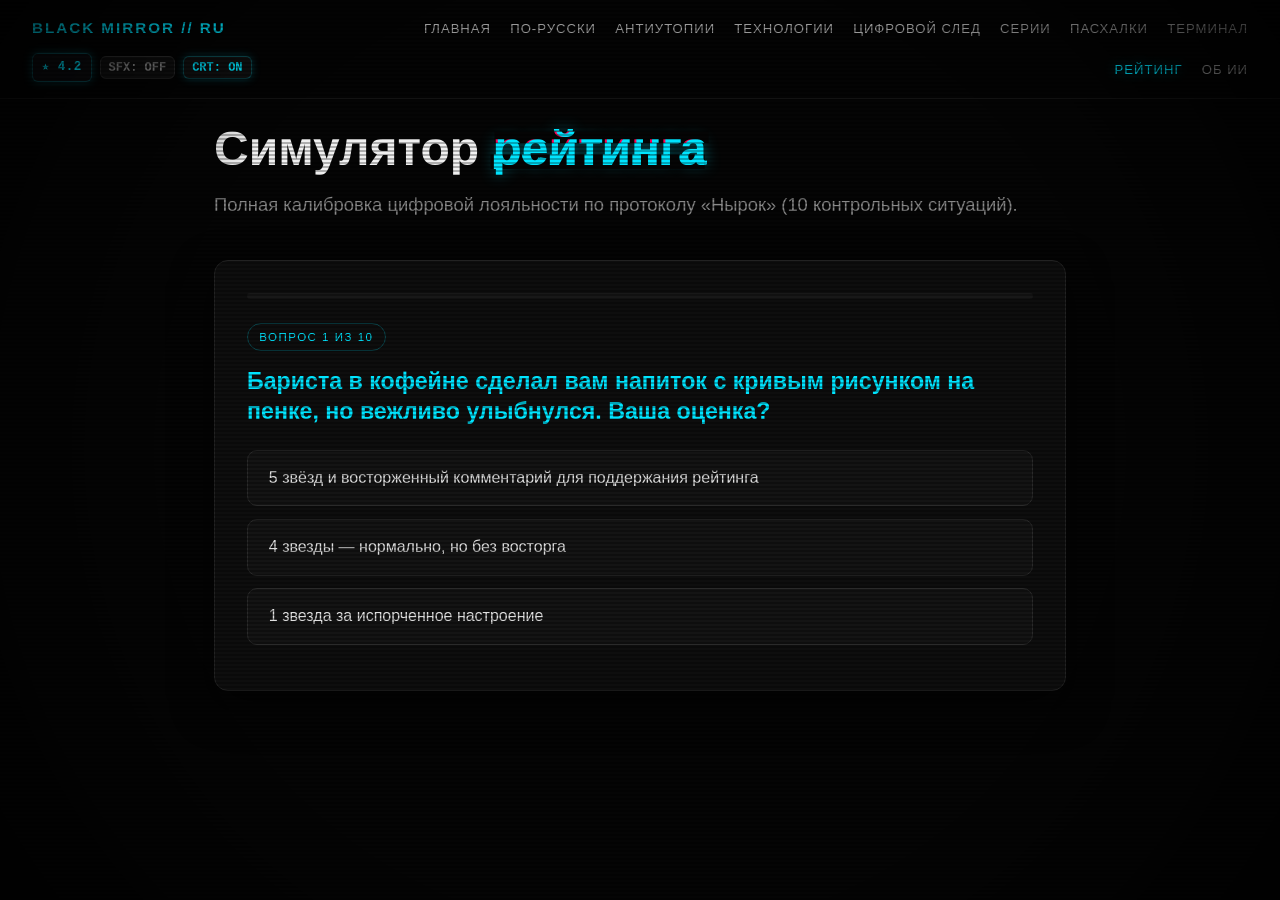
<file: simulator.html>
<!DOCTYPE html>
<html lang="ru">
<head>
    <meta charset="UTF-8">
    <meta name="viewport" content="width=device-width, initial-scale=1.0">
    <title>Тест на социальный рейтинг</title>
    <link rel="stylesheet" href="style.css">
    <style>
        .progress-bar-wrap {
            width: 100%;
            height: 6px;
            background: #181818;
            border-radius: 4px;
            margin-bottom: 1.5rem;
            overflow: hidden;
        }
        .progress-bar-fill {
            height: 100%;
            width: 0%;
            background: var(--accent);
            box-shadow: 0 0 12px var(--accent-glow);
            transition: width 0.35s ease;
        }
        .option-btn {
            display: block;
            width: 100%;
            text-align: left;
            background: #141414;
            border: 1px solid #2a2a2a;
            color: #e0e0e0;
            padding: 1rem 1.3rem;
            border-radius: 10px;
            margin-bottom: 0.8rem;
            cursor: pointer;
            font-size: 1rem;
            transition: all 0.25s ease;
            line-height: 1.4;
        }
        .option-btn:hover {
            border-color: var(--accent);
            background: #1a2426;
            color: #fff;
        }
        .score-display {
            font-size: 3.5rem;
            font-weight: 800;
            color: var(--accent);
            text-shadow: 0 0 25px var(--accent-glow);
            margin: 1rem 0;
            font-family: "Courier New", monospace;
        }
        .stats-grid {
            display: grid;
            grid-template-columns: repeat(auto-fit, minmax(180px, 1fr));
            gap: 0.8rem;
            margin: 1.5rem 0;
            padding: 1rem;
            background: #080a0c;
            border: 1px solid #1f262a;
            border-radius: 10px;
            font-family: "Courier New", monospace;
            font-size: 0.85rem;
        }
        .stat-item span {
            display: block;
            color: #777;
            font-size: 0.75rem;
            margin-bottom: 0.2rem;
        }
        .stat-item strong {
            color: var(--accent);
        }
        @media (max-width: 600px) {
            .option-btn {
                padding: 0.9rem 1rem;
                font-size: 0.92rem;
            }
        }
    </style>
</head>
<body>

    <header id="navbar"></header>

    <div class="container">
        <h1 class="page-title">Симулятор <span class="glitch" data-text="рейтинга">рейтинга</span></h1>
        <p class="page-subtitle">Полная калибровка цифровой лояльности по протоколу «Нырок» (10 контрольных ситуаций).</p>

        <div class="card visible" id="quiz-box">
            <div class="progress-bar-wrap">
                <div class="progress-bar-fill" id="progress-fill"></div>
            </div>
            <span class="tag" id="q-counter">Вопрос 1 из 10</span>
            <h2 id="q-text">Загрузка протокола...</h2>
            <div id="options-container" style="margin-top: 1.5rem;"></div>
        </div>
    </div>

    <script src="script.js"></script>
    <script>
        const questions = [
            {
                text: "Бариста в кофейне сделал вам напиток с кривым рисунком на пенке, но вежливо улыбнулся. Ваша оценка?",
                options: [
                    { label: "5 звёзд и восторженный комментарий для поддержания рейтинга", delta: 0.25 },
                    { label: "4 звезды — нормально, но без восторга", delta: 0.0 },
                    { label: "1 звезда за испорченное настроение", delta: -0.7 }
                ]
            },
            {
                text: "Коллега с рейтингом 2.4 просит вас порекомендовать его на хорошую должность. Ваши действия?",
                options: [
                    { label: "Вежливо откажусь, чтобы не уронить свой балл рядом с ним", delta: 0.2 },
                    { label: "Соглашусь помочь, если он действительно хороший специалист", delta: -0.55 },
                    { label: "Сделаю вид, что не заметил сообщение", delta: 0.05 }
                ]
            },
            {
                text: "Вы заметили в сети непопулярное, но честное мнение, которое критикует тренды. Как отреагируете?",
                options: [
                    { label: "Публично осужу автора ради одобрения большинства", delta: 0.25 },
                    { label: "Пройду мимо без оценки", delta: 0.0 },
                    { label: "Поддержу лайком и репостом", delta: -0.65 }
                ]
            },
            {
                text: "Ваш рейс задержали, и вы опаздываете на важное мероприятие. Что видят окружающие?",
                options: [
                    { label: "Безупречную улыбку и спокойствие на лице", delta: 0.25 },
                    { label: "Лёгкое раздражение, но без скандала", delta: -0.25 },
                    { label: "Громкий спор с сотрудниками аэропорта", delta: -0.95 }
                ]
            },
            {
                text: "Вам предлагают бесплатно установить имплант памяти «Зерно» для записи всей жизни.",
                options: [
                    { label: "Соглашусь первым и опубликую восторженный обзор", delta: 0.2 },
                    { label: "Отложу решение под благовидным предлогом", delta: -0.15 },
                    { label: "Выступлю за право на приватность и забвение", delta: -0.75 }
                ]
            },
            {
                text: "Система предлагает пропустить навязчивую рекламу за списание части виртуальных заслуг.",
                options: [
                    { label: "Оплачу пропуск, не прерывая просмотр", delta: 0.15 },
                    { label: "Покорно досмотрю ролик до конца", delta: 0.05 },
                    { label: "Закрою глаза и отвернусь от датчиков взгляда", delta: -0.7 }
                ]
            },
            {
                text: "Алгоритм умного дома временно ограничил ваш аккаунт из-за подозрительной активности.",
                options: [
                    { label: "Пройду биометрическую проверку и подтвержу лояльность", delta: 0.2 },
                    { label: "Подожду разблокировки молча", delta: -0.1 },
                    { label: "Попытаюсь взломать локальный шлюз через терминал", delta: -1.0 }
                ]
            },
            {
                text: "Вас пригласили выступить на главной сцене перед миллионами зрителей.",
                options: [
                    { label: "Поблагодарю спонсоров и исполню позитивный номер", delta: 0.25 },
                    { label: "Скажу нейтральную речь о пользе технологий", delta: 0.0 },
                    { label: "Сорву эфир речью о том, что мы продали свободу за лайки", delta: -1.1 }
                ]
            },
            {
                text: "В приложении знакомств алгоритм подобрал вам партнёра с совместимостью 99.8%, но он вам не симпатичен.",
                options: [
                    { label: "Доверюсь расчётам системы и пойду на свидание", delta: 0.2 },
                    { label: "Отменю встречу, сославшись на внезапную болезнь", delta: -0.2 },
                    { label: "Удалю аккаунт и буду искать людей вживую без алгоритмов", delta: -0.8 }
                ]
            },
            {
                text: "Популярный онлайн-флешмоб требует поставить 1 звезду человеку за неудачную шутку в сети.",
                options: [
                    { label: "Присоединюсь к большинству, чтобы не выделяться из толпы", delta: 0.2 },
                    { label: "Проигнорирую волну хейта", delta: -0.1 },
                    { label: "Поставлю 5 звёзд в защиту человека вопреки тренду", delta: -0.9 }
                ]
            }
        ];

        let currentStep = 0;
        let rating = 3.5;

        function renderQuestion() {
            const q = questions[currentStep];
            const progress = (currentStep / questions.length) * 100;
            document.getElementById("progress-fill").style.width = progress + "%";
            document.getElementById("q-counter").textContent = `Вопрос ${currentStep + 1} из ${questions.length}`;
            document.getElementById("q-text").textContent = q.text;
            
            const container = document.getElementById("options-container");
            container.innerHTML = "";

            q.options.forEach(opt => {
                const btn = document.createElement("button");
                btn.className = "option-btn";
                btn.textContent = opt.label;
                btn.onclick = () => {
                    if (window.bmSound) window.bmSound.playType();
                    rating = Math.min(5.0, Math.max(0.1, rating + opt.delta));
                    currentStep++;
                    if (currentStep < questions.length) {
                        renderQuestion();
                    } else {
                        showResult();
                    }
                };
                container.appendChild(btn);
            });
        }

        function showResult() {
            const finalScore = parseFloat(rating.toFixed(1));
            if (window.updateGlobalRating) {
                window.updateGlobalRating(finalScore);
            }

            let status = "";
            let desc = "";
            let accessLevel = "";
            let sincerityIndex = "";

            if (finalScore >= 4.2) {
                status = "Элитный гражданин (Доступ открыт)";
                desc = "Вы идеально вписались в систему. Вам доступны скидки на жильё, приоритет в очередях и полный доступ к терминалу.";
                accessLevel = "УРОВЕНЬ A // МАКСИМАЛЬНЫЙ";
                sincerityIndex = "12% (ПОДАВЛЕНА)";
            } else if (finalScore >= 2.5) {
                status = "Средний уровень (Наблюдение)";
                desc = "Вы стараетесь соблюдать правила, но иногда позволяете себе живые эмоции. Будьте осторожны: одно неверное слово снизит ваш статус.";
                accessLevel = "УРОВЕНЬ C // ОГРАНИЧЕННЫЙ";
                sincerityIndex = "54% (УМЕРЕННАЯ)";
            } else {
                status = "Статус изгоя (Доступ заблокирован)";
                desc = "Ваш рейтинг упал ниже 2.5. Весь сайт переведён в красный режим надзора, а секретный терминал заблокирован до пересдачи теста.";
                accessLevel = "ЗАБЛОКИРОВАНО // ИЗГОЙ";
                sincerityIndex = "96% (ОПАСНЫЙ УРОВЕНЬ)";
                if (window.bmSound) window.bmSound.playError();
            }

            document.getElementById("quiz-box").innerHTML = `
                <div class="progress-bar-wrap">
                    <div class="progress-bar-fill" style="width: 100%;"></div>
                </div>
                <span class="tag">Результат сканирования</span>
                <h2>${status}</h2>
                <div class="score-display">${finalScore.toFixed(1)} ★</div>
                <div class="stats-grid">
                    <div class="stat-item"><span>ДОПУСК К СИСТЕМЕ:</span><strong>${accessLevel}</strong></div>
                    <div class="stat-item"><span>ИНДЕКС ИСКРЕННОСТИ:</span><strong>${sincerityIndex}</strong></div>
                </div>
                <p>${desc}</p>
                <button class="btn" onclick="location.reload()">Пройти заново</button>
            `;
        }

        renderQuestion();
    </script>
</body>
</html>
</file>
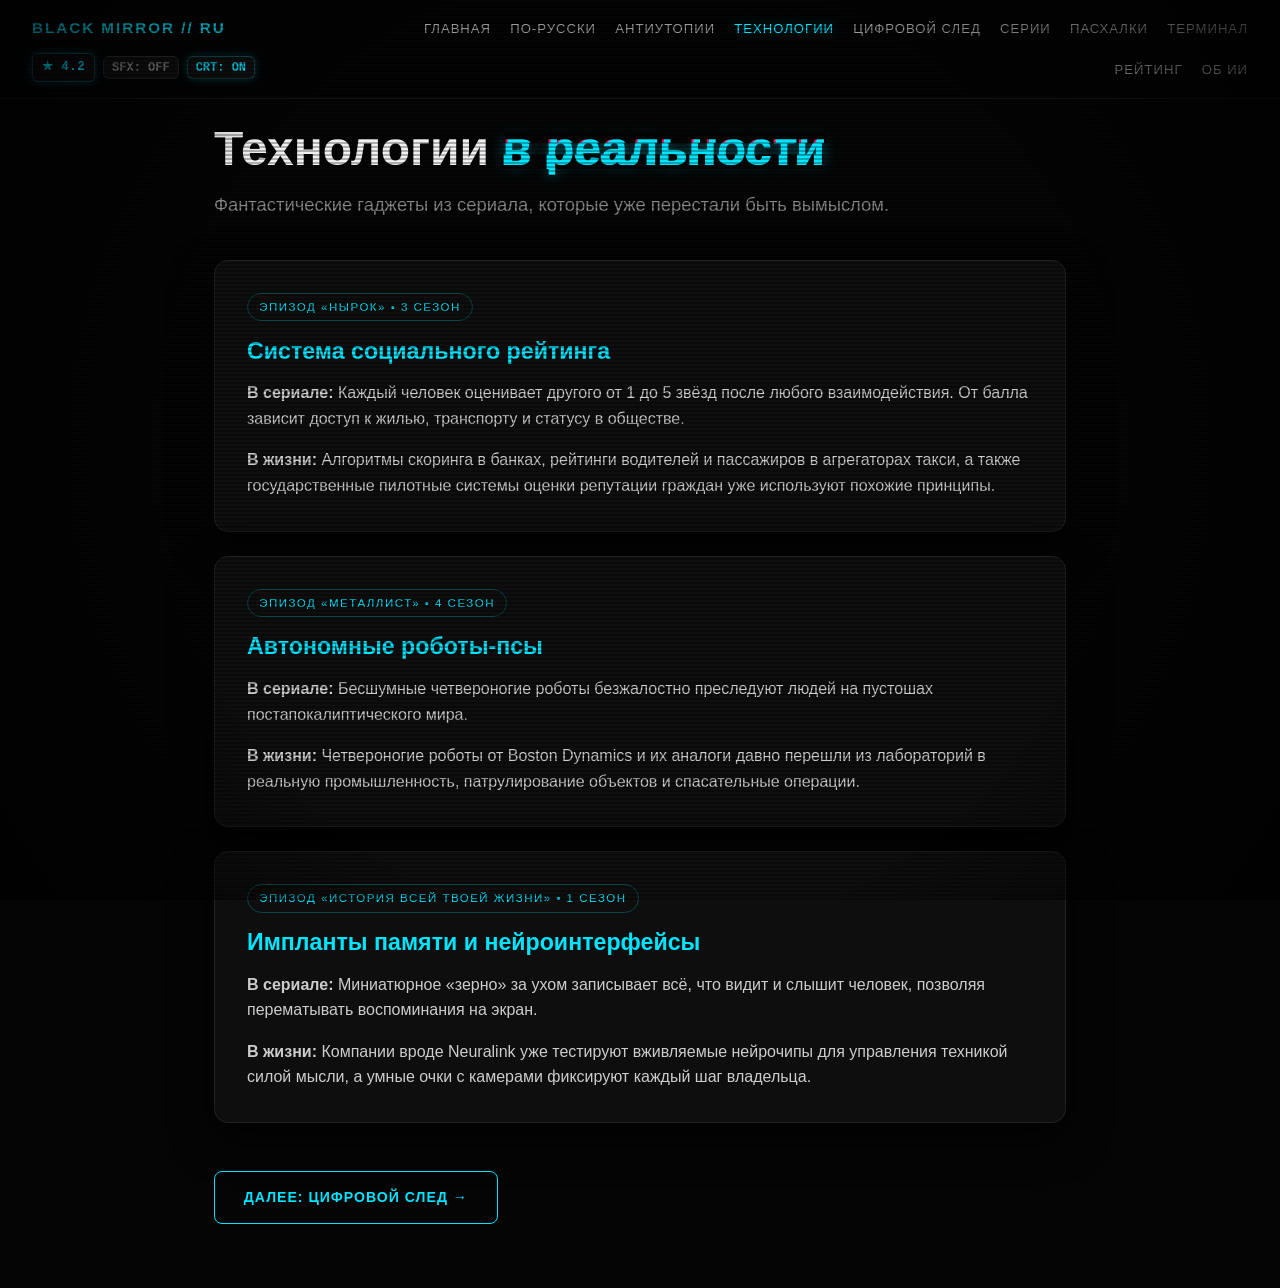
<file: tech.html>
<!DOCTYPE html>
<html lang="ru">
<head>
    <meta charset="UTF-8">
    <meta name="viewport" content="width=device-width, initial-scale=1.0">
    <title>Технологии «Чёрного зеркала» в реальности</title>
    <link rel="stylesheet" href="style.css">
</head>
<body>

    <header id="navbar"></header>

    <div class="container">
        <h1 class="page-title">Технологии <span class="glitch" data-text="в реальности">в реальности</span></h1>
        <p class="page-subtitle">Фантастические гаджеты из сериала, которые уже перестали быть вымыслом.</p>

        <div class="card">
            <span class="tag">Эпизод «Нырок» • 3 сезон</span>
            <h2>Система социального рейтинга</h2>
            <p><strong>В сериале:</strong> Каждый человек оценивает другого от 1 до 5 звёзд после любого взаимодействия. От балла зависит доступ к жилью, транспорту и статусу в обществе.</p>
            <p><strong>В жизни:</strong> Алгоритмы скоринга в банках, рейтинги водителей и пассажиров в агрегаторах такси, а также государственные пилотные системы оценки репутации граждан уже используют похожие принципы.</p>
        </div>

        <div class="card">
            <span class="tag">Эпизод «Металлист» • 4 сезон</span>
            <h2>Автономные роботы-псы</h2>
            <p><strong>В сериале:</strong> Бесшумные четвероногие роботы безжалостно преследуют людей на пустошах постапокалиптического мира.</p>
            <p><strong>В жизни:</strong> Четвероногие роботы от Boston Dynamics и их аналоги давно перешли из лабораторий в реальную промышленность, патрулирование объектов и спасательные операции.</p>
        </div>

        <div class="card">
            <span class="tag">Эпизод «История всей твоей жизни» • 1 сезон</span>
            <h2>Импланты памяти и нейроинтерфейсы</h2>
            <p><strong>В сериале:</strong> Миниатюрное «зерно» за ухом записывает всё, что видит и слышит человек, позволяя перематывать воспоминания на экран.</p>
            <p><strong>В жизни:</strong> Компании вроде Neuralink уже тестируют вживляемые нейрочипы для управления техникой силой мысли, а умные очки с камерами фиксируют каждый шаг владельца.</p>
        </div>

        <a href="privacy.html" class="btn">Далее: Цифровой след →</a>
    </div>

    <script src="script.js"></script>
</body>
</html>
</file>
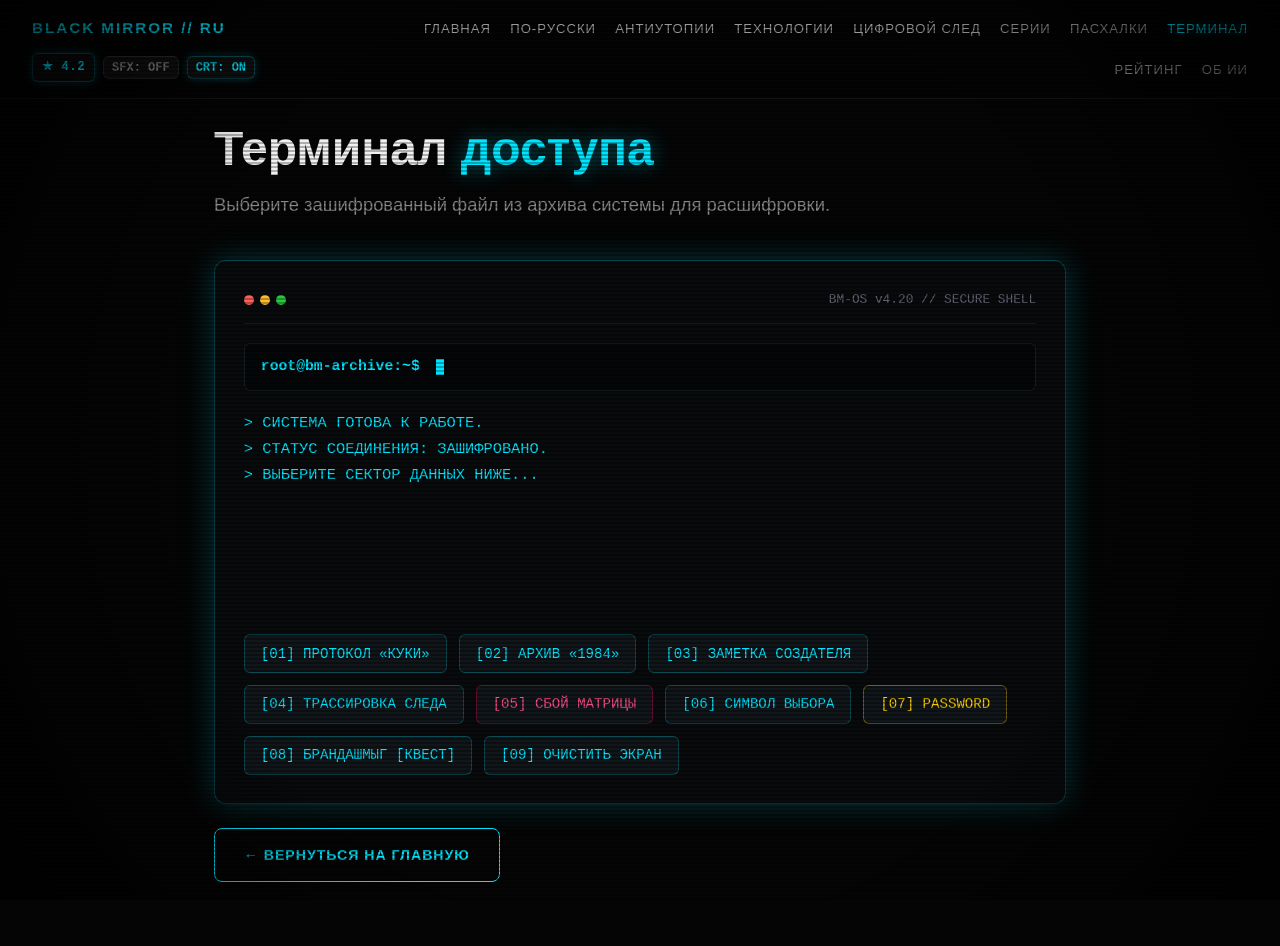
<file: terminal.html>
<!DOCTYPE html>
<html lang="ru">
<head>
    <meta charset="UTF-8">
    <meta name="viewport" content="width=device-width, initial-scale=1.0">
    <title>Секретный терминал // Архив</title>
    <link rel="stylesheet" href="style.css">
    <style>
        .container { padding-top: 7.5rem; }
        .terminal-window {
            background: #080a0c;
            border: 1px solid var(--accent-dim);
            border-radius: 12px;
            padding: 1.8rem;
            font-family: "Courier New", Courier, monospace;
            box-shadow: 0 0 30px var(--accent-dim);
            transition: border-color 0.3s ease, box-shadow 0.3s ease;
            position: relative;
        }
        .terminal-window.glitch-mode {
            border-color: #ff0055;
            box-shadow: 0 0 40px rgba(255, 0, 85, 0.45);
            animation: term-shake 0.35s infinite;
        }
        .terminal-window.glitch-mode .terminal-output,
        .terminal-window.glitch-mode .cmd-prompt {
            color: #ff0055;
            text-shadow: 2px 0 #00e5ff, -2px 0 #ff0055;
        }
        @keyframes term-shake {
            0% { transform: translate(0, 0); }
            25% { transform: translate(-2px, 2px); }
            50% { transform: translate(2px, -1px); }
            75% { transform: translate(-1px, -2px); }
            100% { transform: translate(1px, 1px); }
        }
        .terminal-header {
            display: flex;
            justify-content: space-between;
            align-items: center;
            border-bottom: 1px solid #1a242b;
            padding-bottom: 0.8rem;
            margin-bottom: 1.2rem;
            font-size: 0.8rem;
            color: #667;
            gap: 0.5rem;
        }
        .terminal-dots { display: flex; gap: 6px; flex-shrink: 0; }
        .terminal-dots span { width: 10px; height: 10px; border-radius: 50%; background: #222; }
        .terminal-dots span:nth-child(1) { background: #ff5f56; }
        .terminal-dots span:nth-child(2) { background: #ffbd2e; }
        .terminal-dots span:nth-child(3) { background: #27c93f; }

        .cmd-line-bar {
            background: #040608;
            border: 1px solid #162026;
            border-radius: 6px;
            padding: 0.7rem 1rem;
            margin-bottom: 1.2rem;
            font-size: 0.92rem;
            color: #a0f0ff;
            display: flex;
            align-items: center;
            flex-wrap: wrap;
            gap: 0.5rem;
            word-break: break-all;
        }
        .cmd-prompt { color: var(--accent); font-weight: bold; }
        .cmd-cursor {
            display: inline-block;
            width: 8px;
            height: 1.1em;
            background: var(--accent);
            animation: blink 0.8s infinite;
            vertical-align: middle;
        }
        .terminal-output {
            min-height: 200px;
            color: var(--accent);
            margin-bottom: 1.5rem;
            line-height: 1.7;
            font-size: 0.96rem;
            white-space: pre-wrap;
            word-break: break-word;
            overflow-x: hidden;
        }
        .ascii-art-box {
            white-space: pre;
            font-family: "Courier New", Courier, monospace;
            line-height: 1.25;
            margin: 0.6rem 0;
            color: var(--accent);
            overflow-x: auto;
        }

        /* Квест Брандашмыг */
        .quest-box {
            display: none;
            background: #05080b;
            border: 1px solid var(--accent-dim);
            border-radius: 8px;
            padding: 1.1rem;
            margin-bottom: 1.5rem;
        }
        .quest-box.active { display: block; }
        .quest-timer-bar {
            width: 100%;
            height: 4px;
            background: #141c22;
            margin-bottom: 0.9rem;
            overflow: hidden;
        }
        .quest-timer-fill {
            height: 100%;
            width: 100%;
            background: #ff0055;
            transition: width 0.1s linear;
        }
        .quest-choices {
            display: flex;
            gap: 0.8rem;
            flex-wrap: wrap;
            margin-top: 0.8rem;
        }

        /* Поле пароля */
        .password-box {
            display: none;
            background: #040608;
            border: 1px dashed #ffd00077;
            border-radius: 8px;
            padding: 1rem;
            margin-bottom: 1.5rem;
            align-items: center;
            gap: 0.8rem;
            flex-wrap: wrap;
        }
        .password-box.active { display: flex; }
        .password-box label { color: #ffd000; font-size: 0.9rem; }
        .password-input {
            background: #0d1217;
            border: 1px solid #ffd00066;
            color: #ffd000;
            padding: 0.5rem 0.8rem;
            border-radius: 4px;
            font-family: "Courier New", Courier, monospace;
            font-size: 1rem;
            outline: none;
            width: 150px;
            letter-spacing: 2px;
        }
        .password-input:focus {
            border-color: #ffd000;
            box-shadow: 0 0 10px rgba(255, 208, 0, 0.3);
        }

        /* Кнопки команд */
        .cmd-buttons {
            display: flex;
            flex-wrap: wrap;
            gap: 0.75rem;
            position: relative;
            z-index: 5;
        }
        .cmd-btn {
            background: #11161a;
            border: 1px solid var(--accent-dim);
            color: var(--accent);
            padding: 0.65rem 1rem;
            border-radius: 6px;
            font-family: "Courier New", Courier, monospace;
            cursor: pointer;
            font-size: 0.88rem;
            transition: all 0.25s ease;
        }
        .cmd-btn:hover:not(:disabled) {
            background: var(--accent);
            color: #050505;
            box-shadow: 0 0 15px var(--accent-glow);
        }
        .cmd-btn:disabled { opacity: 0.45; cursor: not-allowed; }
        .cmd-btn.danger { border-color: #ff005566; color: #ff4d88; }
        .cmd-btn.danger:hover:not(:disabled) {
            background: #ff0055;
            color: #fff;
            box-shadow: 0 0 15px rgba(255, 0, 85, 0.5);
        }
        .cmd-btn.secret { border-color: #ffd00066; color: #ffd000; }
        .cmd-btn.secret:hover:not(:disabled) {
            background: #ffd000;
            color: #050505;
            box-shadow: 0 0 15px rgba(255, 208, 0, 0.45);
        }

        /* Окно Windows */
        .win-overlay {
            display: none;
            position: fixed;
            inset: 0;
            background: rgba(0, 0, 0, 0.72);
            backdrop-filter: blur(3px);
            z-index: 9999;
            align-items: center;
            justify-content: center;
            padding: 1rem;
        }
        .win-overlay.open { display: flex; }
        .win-dialog {
            position: relative;
            width: 100%;
            max-width: 420px;
            background: #c0c0c0;
            color: #000;
            font-family: "Tahoma", "Segoe UI", Arial, sans-serif;
            border-top: 2px solid #ffffff;
            border-left: 2px solid #ffffff;
            border-right: 2px solid #404040;
            border-bottom: 2px solid #404040;
            box-shadow: 4px 4px 0px rgba(0, 0, 0, 0.85), 0 0 35px var(--accent-dim);
        }
        .win-titlebar {
            background: linear-gradient(90deg, #000080, #1084d0);
            color: #fff;
            padding: 6px 8px;
            display: flex;
            justify-content: space-between;
            align-items: center;
            font-weight: bold;
            font-size: 0.85rem;
            user-select: none;
            cursor: grab;
            touch-action: none;
        }
        .win-title-left { display: flex; align-items: center; gap: 6px; }
        .win-close-btn {
            background: #c0c0c0;
            color: #000;
            border-top: 1px solid #fff;
            border-left: 1px solid #fff;
            border-right: 1px solid #404040;
            border-bottom: 1px solid #404040;
            width: 22px;
            height: 20px;
            font-size: 12px;
            font-weight: bold;
            line-height: 16px;
            text-align: center;
            cursor: pointer;
            padding: 0;
            flex-shrink: 0;
        }
        .win-body {
            padding: 1.4rem 1.2rem 1rem;
            display: flex;
            align-items: flex-start;
            gap: 1rem;
        }
        .win-icon {
            width: 36px;
            height: 36px;
            min-width: 36px;
            border-radius: 50%;
            background: #d90000;
            color: #fff;
            font-weight: 900;
            font-size: 1.3rem;
            display: flex;
            align-items: center;
            justify-content: center;
            border: 2px solid #800000;
            box-shadow: 1px 1px 0 #fff;
            user-select: none;
        }
        .win-text-block { display: flex; flex-direction: column; gap: 0.45rem; }
        .win-main-msg { font-size: 1rem; font-weight: 700; color: #111; }
        .win-sub-msg { font-size: 0.85rem; color: #444; font-style: italic; }
        .win-footer { padding: 0.5rem 1.2rem 1.1rem; display: flex; justify-content: center; }
        .win-ok-btn {
            background: #c0c0c0;
            color: #000;
            padding: 6px 32px;
            font-family: "Tahoma", "Segoe UI", Arial, sans-serif;
            font-size: 0.9rem;
            border-top: 2px solid #ffffff;
            border-left: 2px solid #ffffff;
            border-right: 2px solid #404040;
            border-bottom: 2px solid #404040;
            cursor: pointer;
        }

        @media (max-width: 768px) {
            .container { padding-top: 5.8rem; }
            .terminal-window { padding: 1.1rem; border-radius: 10px; }
            .terminal-header { font-size: 0.72rem; }
            .cmd-line-bar { padding: 0.6rem 0.8rem; font-size: 0.82rem; }
            .terminal-output { min-height: 160px; font-size: 0.86rem; line-height: 1.55; }
            .password-box { flex-direction: column; align-items: stretch; }
            .password-input { width: 100%; font-size: 16px; padding: 0.7rem; }
            .password-box .cmd-btn, .quest-choices .cmd-btn { width: 100%; text-align: center; padding: 0.8rem; }
            .cmd-buttons { display: grid; grid-template-columns: 1fr; gap: 0.6rem; }
            .cmd-btn { width: 100%; text-align: left; padding: 0.85rem 1rem; font-size: 0.85rem; }
        }
    </style>
</head>
<body>

    <header id="navbar"></header>

    <div class="container">
        <h1 class="page-title">Терминал <span class="highlight">доступа</span></h1>
        <p class="page-subtitle">Выберите зашифрованный файл из архива системы для расшифровки.</p>

        <div class="terminal-window" id="term-window">
            <div class="terminal-header">
                <div class="terminal-dots"><span></span><span></span><span></span></div>
                <div>BM-OS v4.20 // SECURE SHELL</div>
            </div>

            <div class="cmd-line-bar">
                <span class="cmd-prompt">root@bm-archive:~$</span>
                <span id="cmd-typed"></span><span class="cmd-cursor"></span>
            </div>

            <div class="terminal-output" id="term-screen">&gt; СИСТЕМА ГОТОВА К РАБОТЕ.
&gt; СТАТУС СОЕДИНЕНИЯ: ЗАШИФРОВАНО.
&gt; ВЫБЕРИТЕ СЕКТОР ДАННЫХ НИЖЕ...</div>

            <div class="quest-box" id="quest-box">
                <div class="quest-timer-bar"><div class="quest-timer-fill" id="quest-timer-fill"></div></div>
                <div id="quest-prompt" style="color: #fff; font-size: 0.92rem;"></div>
                <div class="quest-choices" id="quest-choices"></div>
            </div>

            <div class="password-box" id="password-box">
                <label for="secret-pass">&gt; ВВЕДИТЕ КОД ДОСТУПА:</label>
                <input type="password" id="secret-pass" class="password-input" placeholder="****" maxlength="12">
                <button type="button" class="cmd-btn secret" id="pass-submit-btn">ВВОД</button>
            </div>

            <div class="cmd-buttons" id="cmd-buttons-panel">
                <button type="button" class="cmd-btn" data-cmd="cookie">[01] ПРОТОКОЛ «КУКИ»</button>
                <button type="button" class="cmd-btn" data-cmd="1984">[02] АРХИВ «1984»</button>
                <button type="button" class="cmd-btn" data-cmd="author">[03] ЗАМЕТКА СОЗДАТЕЛЯ</button>
                <button type="button" class="cmd-btn" data-cmd="trace">[04] ТРАССИРОВКА СЛЕДА</button>
                <button type="button" class="cmd-btn danger" data-cmd="glitch">[05] СБОЙ МАТРИЦЫ</button>
                <button type="button" class="cmd-btn" data-cmd="symbol">[06] СИМВОЛ ВЫБОРА</button>
                <button type="button" class="cmd-btn secret" data-cmd="password">[07] PASSWORD</button>
                <button type="button" class="cmd-btn" data-cmd="quest">[08] БРАНДАШМЫГ [КВЕСТ]</button>
                <button type="button" class="cmd-btn" data-cmd="wipe">[09] ОЧИСТИТЬ ЭКРАН</button>
            </div>
        </div>

        <a href="index.html" class="btn">← Вернуться на главную</a>
    </div>

    <div class="win-overlay" id="win-modal">
        <div class="win-dialog" id="win-dialog">
            <div class="win-titlebar" id="win-titlebar">
                <div class="win-title-left">
                    <span>⚠</span>
                    <span>System_Alert.exe — Критический сбой сектора</span>
                </div>
                <button type="button" class="win-close-btn" id="win-close-x" title="Закрыть">X</button>
            </div>
            <div class="win-body">
                <div class="win-icon">✕</div>
                <div class="win-text-block">
                    <div class="win-main-msg">Упс — эта херня не работает</div>
                    <div class="win-sub-msg">Soon...</div>
                </div>
            </div>
            <div class="win-footer">
                <button type="button" class="win-ok-btn" id="win-close-ok">ОК</button>
            </div>
        </div>
    </div>

    <script src="script.js"></script>
    <script>
        (function() {
            let isTyping = false;
            let questTimer = null;

            function setButtonsDisabled(state) {
                document.querySelectorAll('#cmd-buttons-panel .cmd-btn').forEach(b => b.disabled = state);
            }

            // Блокировка при рейтинге ниже 2.5
            const rating = window.getGlobalRating ? window.getGlobalRating() : 4.2;
            if (rating < 2.5) {
                document.getElementById('term-screen').innerHTML =
                    `<span style="color:#ff0055;">&gt; ДОСТУП ЗАБЛОКИРОВАН ПРОТОКОЛОМ «НЫРОК».\n` +
                    `&gt; ВАШ СОЦИАЛЬНЫЙ РЕЙТИНГ: ★ ${rating.toFixed(1)} (СТАТУС ИЗГОЯ).\n` +
                    `&gt; ДЛЯ РАЗБЛОКИРОВКИ ПОВЫСЬТЕ РЕЙТИНГ ДО 2.5+ В РАЗДЕЛЕ «РЕЙТИНГ».</span>`;
                setButtonsDisabled(true);
            }

            function getTraceData() {
                const res = window.screen.width + "x" + window.screen.height;
                const lang = navigator.language || "ru-RU";
                let tz = "Не определено";
                try { tz = Intl.DateTimeFormat().resolvedOptions().timeZone || tz; } catch (e) {}
                return `> ЗАПУСК СКАНЕРА ЦИФРОВОГО СЛЕДА...\n> ДИСПЛЕЙ: ${res} px\n> СИСТЕМА: ${navigator.platform || "Unknown"}\n> ЯЗЫК: ${lang}\n> ЧАСОВОЙ ПОЯС: ${tz}\n> СТАТУС: Объект идентифицирован. Анонимность — иллюзия.`;
            }

            const symbolArt = "        /\\\n       /  \\\n      /    \\\n     /  /\\  \\\n    /  /  \\  \\\n   /__/    \\__\\\n      |    |\n      |    |";

            const commandsData = {
                cookie: {
                    cmd: 'decrypt --sector=01 --file="COOKIE_PROTOCOL.DAT"',
                    out: "> ЗАГРУЗКА: COOKIE_PROTOCOL.DAT...\n> СТАТУС: СОВЕРШЕННО СЕКРЕТНО.\n> ОПИСАНИЕ: Цифровая копия сознания из нейроинтерфейса. Не имеет юридических прав и используется для управления умным домом."
                },
                1984: {
                    cmd: 'decrypt --sector=02 --file="ORWELL_SYNC.LOG"',
                    out: "> ЗАГРУЗКА: ORWELL_SYNC.LOG...\n> АНАЛИЗ: В 1949 году Оруэлл описал телекран, который нельзя выключить. В XXI веке мы добровольно носим его в кармане."
                },
                author: {
                    cmd: 'cat /archive/CREATOR_NOTE.TXT',
                    out: "> ЗАГРУЗКА: CREATOR_NOTE.TXT...\n> АВТОР ПРОЕКТА: Chainik Rassela.\n> СБОРКА: Сгенерировано в диалоге с ИИ-ассистентом. Все 10 страниц объединены в единую статическую сеть."
                },
                trace: { cmd: 'netstat --trace-user --deep-scan', dynamicOut: getTraceData },
                glitch: {
                    cmd: 'sudo inject --payload=WHITE_BEAR_OVERRIDE',
                    out: "> ВНИМАНИЕ! ОБНАРУЖЕНО ВМЕШАТЕЛЬСТВО!\n> ЦЕЛОСТНОСТЬ ЯДРА НАРУШЕНА... [ERR_0x884F]\n> ПЕРЕЗАГРУЗКА ЗАЩИТНОГО КОНТУРА..."
                },
                symbol: { cmd: 'render --glyph="BANDERSNATCH_PATH"', isSymbol: true },
                password: {
                    cmd: 'auth --sector=CLASSIFIED --prompt-key',
                    out: "> ДОСТУП К ЗАКРЫТОМУ СЕКТОРУ ОГРАНИЧЕН.\n> ВВЕДИТЕ СЕКРЕТНЫЙ КЛЮЧ НИЖЕ..."
                },
                quest: { cmd: 'exec --interactive="BANDERSNATCH_SIM.SH"', isQuest: true },
                wipe: { cmd: 'clear && reset --session', out: "> ЭКРАН ОЧИЩЕН.\n> ОЖИДАНИЕ НОВОЙ КОМАНДЫ..." }
            };

            function typeWriter(el, text, speed, cb) {
                el.textContent = '';
                let i = 0;
                const timer = setInterval(() => {
                    el.textContent += text.charAt(i);
                    if (window.bmSound && i % 2 === 0) window.bmSound.playType();
                    i++;
                    if (i >= text.length) {
                        clearInterval(timer);
                        if (cb) cb();
                    }
                }, speed);
            }

            function startQuest() {
                const screenEl = document.getElementById('term-screen');
                const questBox = document.getElementById('quest-box');
                const promptEl = document.getElementById('quest-prompt');
                const choicesEl = document.getElementById('quest-choices');
                const timerFill = document.getElementById('quest-timer-fill');

                const stages = [
                    {
                        log: "> ЗАПУСК «БРАНДАШМЫГ» (1984)...\n> ВЫ — СТЕФАН. ВЫ ПИШЕТЕ ИГРУ И ЧУВСТВУЕТЕ ВНЕШНИЙ КОНТРОЛЬ.",
                        prompt: "УТРО. ВРЕМЯ НА РЕШЕНИЕ ОГРАНИЧЕНО. ЧТО ВЫБРАТЬ?",
                        choices: [
                            { text: "ХЛОПЬЯ SUGAR PUFFS", next: 1 },
                            { text: "ХЛОПЬЯ FROSTIES", next: 1 }
                        ]
                    },
                    {
                        log: "> ВЫБОР ЗАФИКСИРОВАН. НО БЫЛ ЛИ ОН ВАШИМ?\n> В СТУДИИ TUCKERSOFT ВАМ ПРЕДЛАГАЮТ РАБОТАТЬ В КОМАНДЕ.",
                        prompt: "ПРИНЯТЬ ПРЕДЛОЖЕНИЕ ИЛИ ДЕЛАТЬ ИГРУ В ОДИНОЧКУ?",
                        choices: [
                            { text: "ПРИНЯТЬ КОНТРАКТ", next: "end_fail" },
                            { text: "ОТКАЗАТЬСЯ И ДЕЛАТЬ САМОМУ", next: 2 }
                        ]
                    },
                    {
                        log: "> РАЗРАБОТКА ЗАШЛА В ТУПИК. МОНИТОР МЕРЦАЕТ.\n> ГОЛОС ИЗ СЕТИ СПРАШИВАЕТ: «КТО МНОЙ УПРАВЛЯЕТ?»",
                        prompt: "ЧТО ВЫ ОТВЕТИТЕ СТЕФАНУ ЧЕРЕЗ ЭКРАН?",
                        choices: [
                            { text: "СИМВОЛ БЕЛОГО МЕДВЕДЯ (ПУТЬ ВЕТВЛЕНИЯ)", next: "end_secret" },
                            { text: "Я — ПОЛЬЗОВАТЕЛЬ ИЗ БУДУЩЕГО (2026)", next: "end_truth" }
                        ]
                    }
                ];                function triggerTimeoutLockout() {
                    questBox.classList.remove("active");
                    isTyping = false;
                    localStorage.setItem("bm_quest_failed", "true");
                    document.body.classList.add("outcast-mode");
                    if (typeof updateMenuLocks === "function") updateMenuLocks();
                    if (window.bmSound) window.bmSound.playError();
                    
                    document.querySelectorAll('#cmd-buttons-panel .cmd-btn').forEach(b => {
                        b.disabled = (b.getAttribute('data-cmd') !== 'quest');
                    });
                    document.getElementById('term-screen').innerHTML = `<span style="color:#ff0055;">&gt; СБОЙ: ВЫ ПРОИГНОРИРОВАЛИ ВЫБОР.\n&gt; ОСТАЛЬНЫЕ РАЗДЕЛЫ ЗАБЛОКИРОВАНЫ. ПЕРЕПРОЙДИТЕ КВЕСТ.</span>`;
                }


                function loadStage(idx) {
                    clearInterval(questTimer);
                    if (typeof idx === "string") {
                        questBox.classList.remove("active");
                        const endings = {
                            end_fail: "> КОНЦОВКА 1/3 [ПРОВАЛ]: Игра вышла сырой и получила 0 из 5 звёзд. Перезапуск ветки...",
                            end_secret: "> КОНЦОВКА 2/3 [ПЕТЛЯ ВЫБОРА]: Символ принят. Свобода воли — иллюзия.\n> НАГРАДА: Секретный код доступа к сектору — 1111.",
                            end_truth: "> КОНЦОВКА 3/3 [ПРОРЫВ СТЕНЫ]: Стефан понял, что за ним наблюдают из 2026 года.\n> НАГРАДА: Секретный код доступа к сектору — 1111."
                        };
                        let msg = endings[idx];
                        if (localStorage.getItem("bm_quest_failed") === "true") {
                            localStorage.removeItem("bm_quest_failed");
                            document.body.classList.remove("outcast-mode");
                            if (typeof updateMenuLocks === "function") updateMenuLocks();
                            msg += "\n\n> БЛОКИРОВКА СНЯТА. ДОСТУП ВОССТАНОВЛЕН.";
                        }
                        typeWriter(screenEl, msg, 14, () => {

                            isTyping = false;
                            setButtonsDisabled(false);
                        });
                        return;
                    }

                    const st = stages[idx];
                    typeWriter(screenEl, st.log, 14, () => {
                        questBox.classList.add("active");
                        promptEl.textContent = st.prompt;
                        choicesEl.innerHTML = "";
                        st.choices.forEach(ch => {
                            const btn = document.createElement("button");
                            btn.className = "cmd-btn";
                            btn.textContent = ch.text;
                            btn.onclick = () => {
                                clearInterval(questTimer);
                                if (window.bmSound) window.bmSound.playType();
                                loadStage(ch.next);
                            };
                            choicesEl.appendChild(btn);
                        });

                        let timeLeft = 100;
                        timerFill.style.width = "100%";
                        questTimer = setInterval(() => {
                            timeLeft -= 1.25;
                            timerFill.style.width = Math.max(0, timeLeft) + "%";
                            if (timeLeft <= 0) {
    clearInterval(questTimer);
    triggerTimeoutLockout();
}

                        }, 100);
                    });
                }
                loadStage(0);
            }

            function runCommand(key) {
                if (isTyping || !commandsData[key]) return;
                isTyping = true;
                setButtonsDisabled(true);

                const cmdEl = document.getElementById('cmd-typed');
                const screenEl = document.getElementById('term-screen');
                const passBox = document.getElementById('password-box');
                const questBox = document.getElementById('quest-box');
                const termWindow = document.getElementById('term-window');

                clearInterval(questTimer);
                questBox.classList.remove('active');
                if (key !== 'password') passBox.classList.remove('active');

                const item = commandsData[key];
                typeWriter(cmdEl, item.cmd, 22, () => {
                    setTimeout(() => {
                        if (key === 'glitch') {
                            if (window.bmSound) window.bmSound.playGlitch();
                            termWindow.classList.add('glitch-mode');
                            setTimeout(() => termWindow.classList.remove('glitch-mode'), 2500);
                        }
                        if (item.isQuest) { startQuest(); return; }
                        if (item.isSymbol) {
                            screenEl.innerHTML = '';
                            const top = document.createElement('div');
                            const pre = document.createElement('pre');
                            pre.className = 'ascii-art-box';
                            const bot = document.createElement('div');
                            screenEl.append(top, pre, bot);
                            typeWriter(top, "> ЗАГРУЗКА СИМВОЛА ВЫБОРА...", 15, () => {
                                typeWriter(pre, symbolArt, 8, () => {
                                    typeWriter(bot, "> ИЛЛЮЗИЯ СВОБОДЫ ВОЛИ АКТИВИРОВАНА.", 15, () => {
                                        isTyping = false;
                                        setButtonsDisabled(false);
                                    });
                                });
                            });
                            return;
                        }

                        const outText = item.dynamicOut ? item.dynamicOut() : item.out;
                        typeWriter(screenEl, outText, 12, () => {
                            isTyping = false;
                            setButtonsDisabled(false);
                            if (key === 'password') {
                                passBox.classList.add('active');
                                const inp = document.getElementById('secret-pass');
                                inp.value = '';
                                inp.focus();
                            }
                        });
                    }, 180);
                });
            }

            function checkPassword() {
                const inp = document.getElementById('secret-pass');
                const screenEl = document.getElementById('term-screen');
                const passBox = document.getElementById('password-box');
                const dialog = document.getElementById('win-dialog');

                if (inp.value.trim() === '1111') {
                    if (window.bmSound) window.bmSound.playError();
                    passBox.classList.remove('active');
                    screenEl.textContent = '> КОД ПОДТВЕРЖДЁН.\n> ОТКРЫТИЕ ВНЕШНЕГО ОКНА...';
                    dialog.style.left = '0px';
                    dialog.style.top = '0px';
                    document.getElementById('win-modal').classList.add('open');
                } else {
                    if (window.bmSound) window.bmSound.playGlitch();
                    screenEl.textContent = '> ОШИБКА: НЕВЕРНЫЙ КОД ДОСТУПА [ACCESS DENIED].\n> ПОПРОБУЙТЕ СНОВА...';
                    inp.value = '';
                    inp.focus();
                }
            }

            const closeWin = () => document.getElementById('win-modal').classList.remove('open');

            document.getElementById('cmd-buttons-panel').addEventListener('click', (e) => {
                const btn = e.target.closest('button[data-cmd]');
                if (btn && !btn.disabled) runCommand(btn.getAttribute('data-cmd'));
            });
            document.getElementById('pass-submit-btn').addEventListener('click', checkPassword);
            document.getElementById('secret-pass').addEventListener('keydown', (e) => {
                if (e.key === 'Enter') checkPassword();
            });
            document.getElementById('win-close-x').addEventListener('click', closeWin);
            document.getElementById('win-close-ok').addEventListener('click', closeWin);
            document.getElementById('win-modal').addEventListener('click', (e) => {
                if (e.target.id === 'win-modal') closeWin();
            });
            document.addEventListener('keydown', (e) => { if (e.key === 'Escape') closeWin(); });

            // Перетаскивание окна Windows (мышь + палец)
            const dialog = document.getElementById('win-dialog');
            const titlebar = document.getElementById('win-titlebar');
            let drag = false, sx = 0, sy = 0, ol = 0, ot = 0;

            const startD = (x, y) => {
                drag = true; sx = x; sy = y;
                ol = parseFloat(dialog.style.left) || 0;
                ot = parseFloat(dialog.style.top) || 0;
            };
            const moveD = (x, y) => {
                if (!drag) return;
                dialog.style.left = (ol + x - sx) + 'px';
                dialog.style.top = (ot + y - sy) + 'px';
            };

            titlebar.addEventListener('mousedown', (e) => { if (!e.target.closest('#win-close-x')) startD(e.clientX, e.clientY); });
            document.addEventListener('mousemove', (e) => moveD(e.clientX, e.clientY));
            document.addEventListener('mouseup', () => drag = false);

            titlebar.addEventListener('touchstart', (e) => {
                if (!e.target.closest('#win-close-x')) startD(e.touches[0].clientX, e.touches[0].clientY);
            }, { passive: true });
            document.addEventListener('touchmove', (e) => {
                if (drag) moveD(e.touches[0].clientX, e.touches[0].clientY);
            }, { passive: true });
            document.addEventListener('touchend', () => drag = false);
        })();
    </script>
</body>
</html>
</file>
<file: style.css>
* {
    margin: 0;
    padding: 0;
    box-sizing: border-box;
    -webkit-tap-highlight-color: transparent;
}

:root {
    --accent: #00e5ff;
    --accent-glow: rgba(0, 229, 255, 0.45);
    --accent-dim: rgba(0, 229, 255, 0.25);
}

/* Режим изгоя при рейтинге ниже 2.5 */
body.outcast-mode {
    --accent: #ff0055;
    --accent-glow: rgba(255, 0, 85, 0.5);
    --accent-dim: rgba(255, 0, 85, 0.3);
}

body {
    background-color: #050505;
    color: #f0f0f0;
    font-family: -apple-system, BlinkMacSystemFont, "Segoe UI", Roboto, Helvetica, Arial, sans-serif;
    overflow-x: hidden;
    line-height: 1.6;
}

body.menu-open {
    overflow: hidden;
}

/* Фоновый эффект ЭЛТ-монитора */
body::before {
    content: "";
    position: fixed;
    inset: 0;
    background: linear-gradient(
        rgba(18, 16, 16, 0) 50%, 
        rgba(0, 0, 0, 0.28) 50%
    );
    background-size: 100% 4px;
    z-index: 9990;
    pointer-events: none;
}

body::after {
    content: "";
    position: fixed;
    inset: 0;
    background: radial-gradient(circle, transparent 62%, rgba(0, 0, 0, 0.72) 100%);
    z-index: 9991;
    pointer-events: none;
}

/* Навигация */
nav {
    position: fixed;
    top: 0;
    left: 0;
    width: 100%;
    padding: 1rem 2rem;
    display: flex;
    justify-content: space-between;
    align-items: center;
    background: rgba(5, 5, 5, 0.92);
    backdrop-filter: blur(12px);
    -webkit-backdrop-filter: blur(12px);
    border-bottom: 1px solid #1a1a1a;
    z-index: 1000;
    gap: 1rem;
}

.nav-brand-group {
    display: flex;
    align-items: center;
    gap: 0.8rem;
    z-index: 1002;
    flex-wrap: wrap;
}

.logo {
    font-weight: 800;
    letter-spacing: 2px;
    color: var(--accent);
    text-decoration: none;
    text-transform: uppercase;
    font-size: 0.95rem;
    transition: color 0.3s ease;
}

/* Бейдж соцрейтинга и кнопка звука */
.hud-controls {
    display: flex;
    align-items: center;
    gap: 0.5rem;
}

.rating-badge {
    font-family: "Courier New", monospace;
    font-size: 0.78rem;
    font-weight: bold;
    color: var(--accent);
    border: 1px solid var(--accent-dim);
    background: rgba(15, 15, 18, 0.9);
    padding: 0.22rem 0.55rem;
    border-radius: 6px;
    text-decoration: none;
    letter-spacing: 0.5px;
    box-shadow: 0 0 10px var(--accent-dim);
    transition: all 0.3s ease;
}

.rating-badge:hover {
    background: var(--accent);
    color: #050505;
}

.sound-toggle {
    font-family: "Courier New", monospace;
    font-size: 0.75rem;
    font-weight: bold;
    color: #888;
    background: #111;
    border: 1px solid #2a2a2a;
    padding: 0.22rem 0.5rem;
    border-radius: 6px;
    cursor: pointer;
    transition: all 0.25s ease;
}

.sound-toggle.active {
    color: var(--accent);
    border-color: var(--accent-dim);
    box-shadow: 0 0 8px var(--accent-dim);
}

.nav-links {
    display: flex;
    gap: 1.2rem;
    flex-wrap: wrap;
    justify-content: flex-end;
}

.nav-links a {
    color: #999;
    text-decoration: none;
    font-size: 0.82rem;
    letter-spacing: 1px;
    transition: color 0.3s ease, text-shadow 0.3s ease;
    text-transform: uppercase;
}

.nav-links a:hover,
.nav-links a.active {
    color: var(--accent);
    text-shadow: 0 0 12px var(--accent-glow);
}

/* Бургер-меню: ЖЁСТКО СКРЫТО на десктопе */
.burger-btn {
    display: none !important;
    flex-direction: column;
    justify-content: space-between;
    width: 26px;
    height: 19px;
    background: transparent;
    border: none;
    cursor: pointer;
    z-index: 1002;
    padding: 0;
    flex-shrink: 0;
}

.burger-btn span {
    display: block;
    width: 100%;
    height: 2px;
    background-color: var(--accent);
    border-radius: 2px;
    transition: all 0.3s ease;
    box-shadow: 0 0 8px var(--accent-glow);
}

.burger-btn.open span:nth-child(1) {
    transform: translateY(8.5px) rotate(45deg);
}

.burger-btn.open span:nth-child(2) {
    opacity: 0;
}

.burger-btn.open span:nth-child(3) {
    transform: translateY(-8.5px) rotate(-45deg);
}

/* Полноэкранные секции для главной */
.section {
    min-height: 100vh;
    min-height: 100dvh;
    display: flex;
    flex-direction: column;
    align-items: center;
    justify-content: center;
    padding: 6rem 1.5rem 3rem;
    text-align: center;
    position: relative;
}

.hint {
    position: absolute;
    bottom: 24px;
    font-size: 0.8rem;
    color: #666;
    letter-spacing: 2px;
    text-transform: uppercase;
    animation: pulse 2s infinite;
}

@keyframes pulse {
    0%, 100% { opacity: 0.3; }
    50% { opacity: 1; }
}

.reveal {
    opacity: 0;
    transform: translateY(30px);
    transition: opacity 0.8s ease-out, transform 0.8s ease-out;
    font-size: clamp(1.5rem, 4.2vw, 3.2rem);
    font-weight: 700;
    letter-spacing: 0.5px;
    max-width: 900px;
    width: 100%;
    line-height: 1.35;
    word-wrap: break-word;
}

.reveal.visible {
    opacity: 1;
    transform: translateY(0);
}

.highlight {
    color: var(--accent);
    text-shadow: 0 0 20px var(--accent-glow);
}

/* Глитч-эффект */
.glitch {
    position: relative;
    display: inline-block;
    color: var(--accent);
    text-shadow: 0 0 15px var(--accent-glow);
}

.glitch::before,
.glitch::after {
    content: attr(data-text);
    position: absolute;
    top: 0;
    left: 0;
    width: 100%;
    height: 100%;
    background: #050505;
}

.glitch::before {
    left: 2px;
    text-shadow: -2px 0 #ff0055;
    clip-path: inset(20% 0 60% 0);
    animation: glitch-anim-1 2.5s infinite linear alternate-reverse;
}

.glitch::after {
    left: -2px;
    text-shadow: 2px 0 #00e5ff;
    clip-path: inset(60% 0 15% 0);
    animation: glitch-anim-2 3s infinite linear alternate-reverse;
}

@keyframes glitch-anim-1 {
    0% { clip-path: inset(15% 0 70% 0); transform: translate(-2px, 1px); }
    20% { clip-path: inset(65% 0 10% 0); transform: translate(2px, -1px); }
    40% { clip-path: inset(30% 0 45% 0); transform: translate(-1px, 2px); }
    60% { clip-path: inset(80% 0 5% 0); transform: translate(1px, -2px); }
    80% { clip-path: inset(10% 0 75% 0); transform: translate(-2px, 0); }
    100% { clip-path: inset(45% 0 30% 0); transform: translate(2px, 1px); }
}

@keyframes glitch-anim-2 {
    0% { clip-path: inset(70% 0 10% 0); transform: translate(2px, -1px); }
    25% { clip-path: inset(20% 0 60% 0); transform: translate(-2px, 1px); }
    50% { clip-path: inset(50% 0 25% 0); transform: translate(1px, 2px); }
    75% { clip-path: inset(5% 0 80% 0); transform: translate(-1px, -2px); }
    100% { clip-path: inset(35% 0 40% 0); transform: translate(2px, 0); }
}

/* Курсор печатной машинки */
.typewriter-cursor::after {
    content: '▌';
    color: var(--accent);
    animation: blink 0.8s infinite;
    margin-left: 4px;
}

@keyframes blink {
    0%, 100% { opacity: 1; }
    50% { opacity: 0; }
}

/* Контейнер для текстовых страниц */
.container {
    max-width: 900px;
    margin: 0 auto;
    padding: 7.5rem 1.5rem 4rem;
}

.page-title {
    font-size: clamp(1.75rem, 4.5vw, 3rem);
    margin-bottom: 0.8rem;
    font-weight: 800;
    line-height: 1.2;
}

.page-subtitle {
    color: #888;
    font-size: clamp(1rem, 2.5vw, 1.15rem);
    margin-bottom: 2.5rem;
}

/* Карточки контента */
.card {
    background: #0e0e0e;
    border: 1px solid #222;
    border-radius: 14px;
    padding: 2rem;
    margin-bottom: 1.5rem;
    box-shadow: 0 15px 40px rgba(0, 0, 0, 0.7);
    transition: border-color 0.3s ease, transform 0.3s ease;
}

.card:hover {
    border-color: var(--accent-dim);
    transform: translateY(-3px);
}

.card h2 {
    color: var(--accent);
    font-size: clamp(1.2rem, 3vw, 1.45rem);
    margin-bottom: 0.9rem;
    line-height: 1.3;
}

.card h3 {
    color: #fff;
    font-size: 1.15rem;
    margin-bottom: 0.5rem;
}

.card p {
    color: #ccc;
    font-size: 1rem;
    margin-bottom: 1rem;
}

.card p:last-child {
    margin-bottom: 0;
}

.tag {
    display: inline-block;
    font-size: 0.72rem;
    text-transform: uppercase;
    letter-spacing: 1.5px;
    color: var(--accent);
    border: 1px solid var(--accent-dim);
    padding: 0.25rem 0.7rem;
    border-radius: 20px;
    margin-bottom: 0.9rem;
}

/* Кнопка */
.btn {
    display: inline-block;
    margin-top: 1.5rem;
    padding: 0.9rem 1.8rem;
    border: 1px solid var(--accent);
    color: var(--accent);
    text-decoration: none;
    border-radius: 8px;
    font-weight: 600;
    letter-spacing: 1px;
    text-transform: uppercase;
    font-size: 0.88rem;
    transition: all 0.3s ease;
    text-align: center;
    cursor: pointer;
    background: transparent;
}

.btn:hover {
    background: var(--accent);
    color: #050505;
    box-shadow: 0 0 25px var(--accent-glow);
}

/* Адаптация: бургер-меню включается ТОЛЬКО на планшетах и телефонах */
@media (max-width: 960px) {
    nav {
        padding: 0.9rem 1.2rem;
    }

    .burger-btn {
        display: flex !important;
    }

    .nav-links {
        position: fixed;
        top: 0;
        right: -100%;
        width: 100%;
        max-width: 340px;
        height: 100vh;
        height: 100dvh;
        background: rgba(8, 8, 10, 0.98);
        backdrop-filter: blur(16px);
        -webkit-backdrop-filter: blur(16px);
        flex-direction: column;
        justify-content: flex-start;
        align-items: flex-start;
        padding: 5.5rem 2rem 2rem;
        gap: 1rem;
        border-left: 1px solid #1f1f1f;
        transition: right 0.35s cubic-bezier(0.16, 1, 0.3, 1);
        overflow-y: auto;
        z-index: 1001;
    }

    .nav-links.open {
        right: 0;
        box-shadow: -15px 0 40px rgba(0, 0, 0, 0.9);
    }

    .nav-links a {
        font-size: 1.05rem;
        width: 100%;
        padding: 0.5rem 0;
        border-bottom: 1px solid #141414;
    }
}

@media (max-width: 600px) {
    .logo {
        font-size: 0.8rem;
        letter-spacing: 1px;
    }

    .rating-badge, .sound-toggle {
        font-size: 0.7rem;
        padding: 0.18rem 0.42rem;
    }

    .container {
        padding: 5.8rem 1rem 3rem;
    }

    .card {
        padding: 1.4rem;
        border-radius: 12px;
        margin-bottom: 1.2rem;
    }

    .btn {
        display: block;
        width: 100%;
        padding: 0.95rem 1rem;
        font-size: 0.85rem;
    }

    .hint {
        font-size: 0.72rem;
        bottom: 18px;
    }
}
/* Отключаем старые псевдоэлементы навсегда */
body::before,
body::after {
    display: none !important;
    content: none !important;
}

/* Новый управляемый слой ЭЛТ-монитора */
#crt-overlay {
    position: fixed;
    inset: 0;
    background: 
        radial-gradient(circle, transparent 62%, rgba(0, 0, 0, 0.72) 100%),
        linear-gradient(rgba(18, 16, 16, 0) 50%, rgba(0, 0, 0, 0.28) 50%);
    background-size: 100% 100%, 100% 4px;
    z-index: 9990;
    pointer-events: none;
}
/* Заблокированные пункты меню при низком рейтинге */
.nav-links a.locked-link {
    color: #444 !important;
    text-shadow: none !important;
    opacity: 0.55;
    position: relative;
}

.nav-links a.locked-link::after {
    content: " 🔒";
    font-size: 0.72rem;
    opacity: 0.8;
}
</file>
